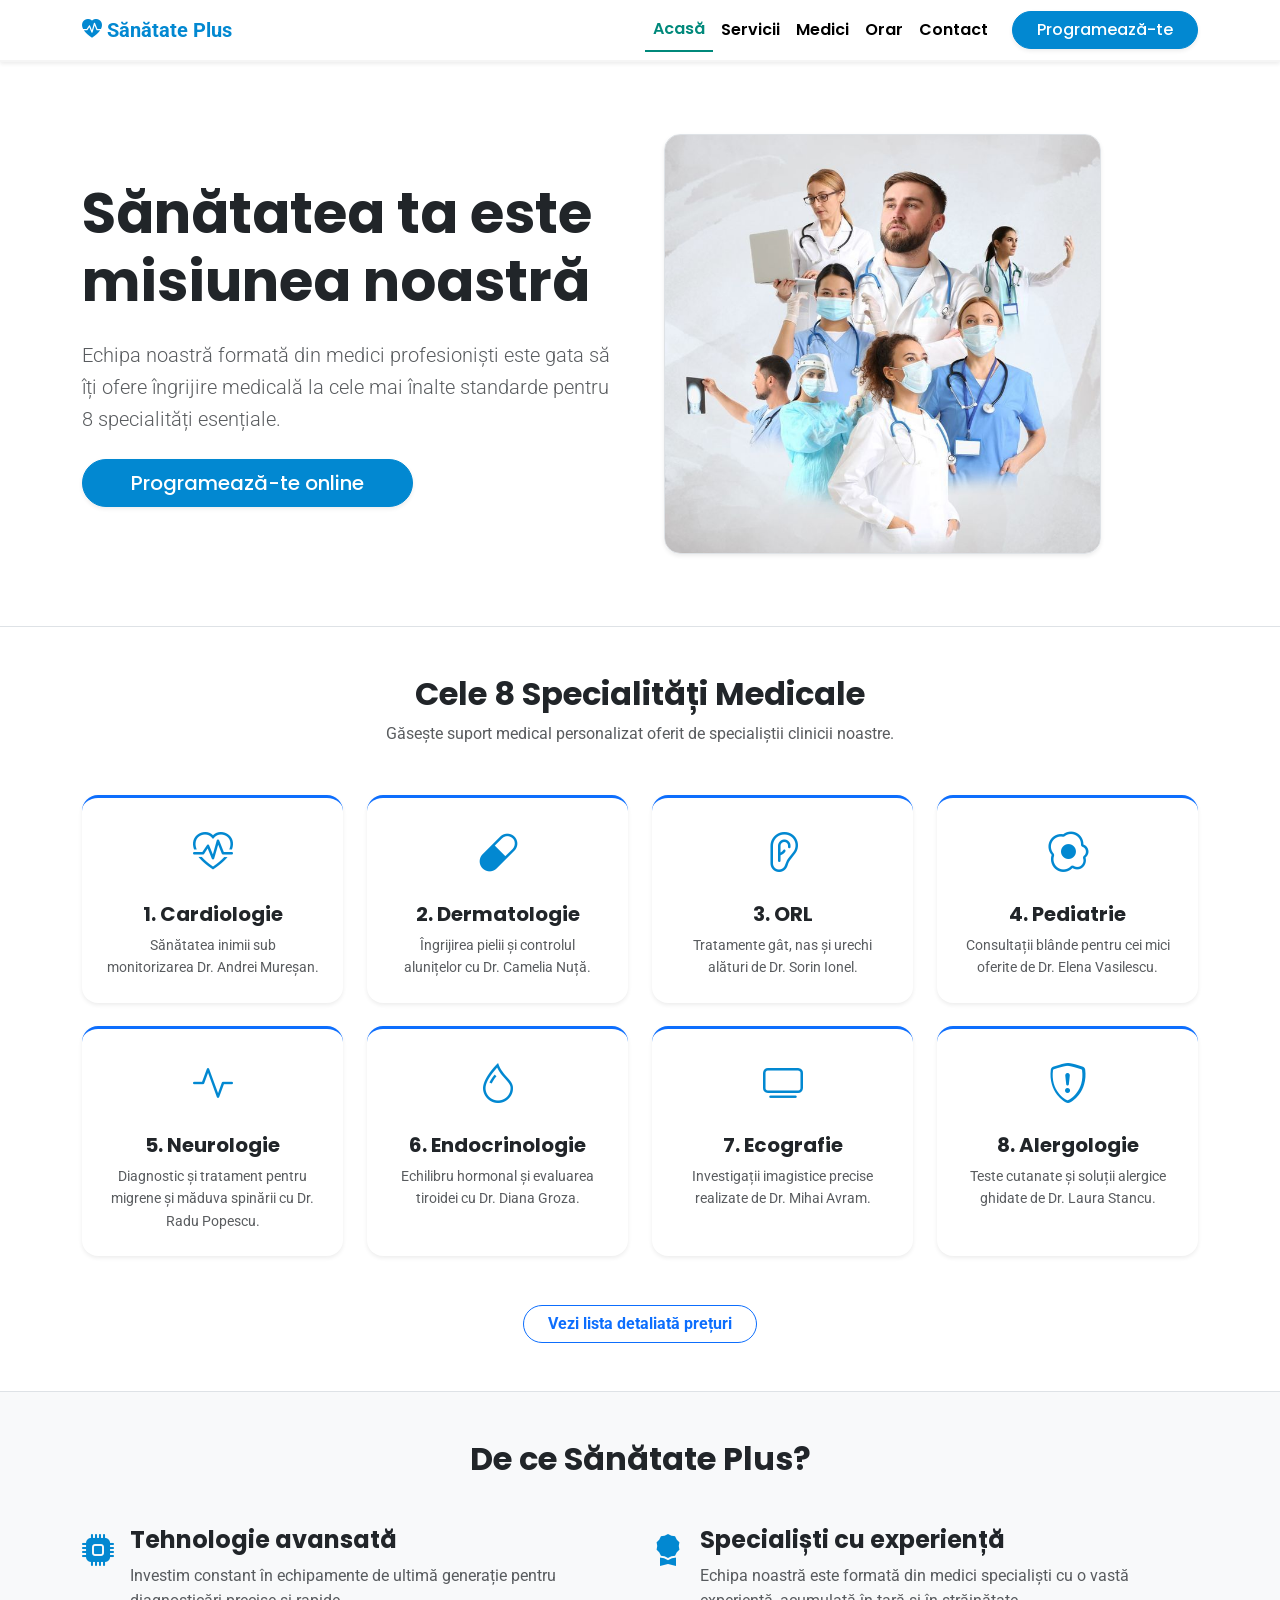
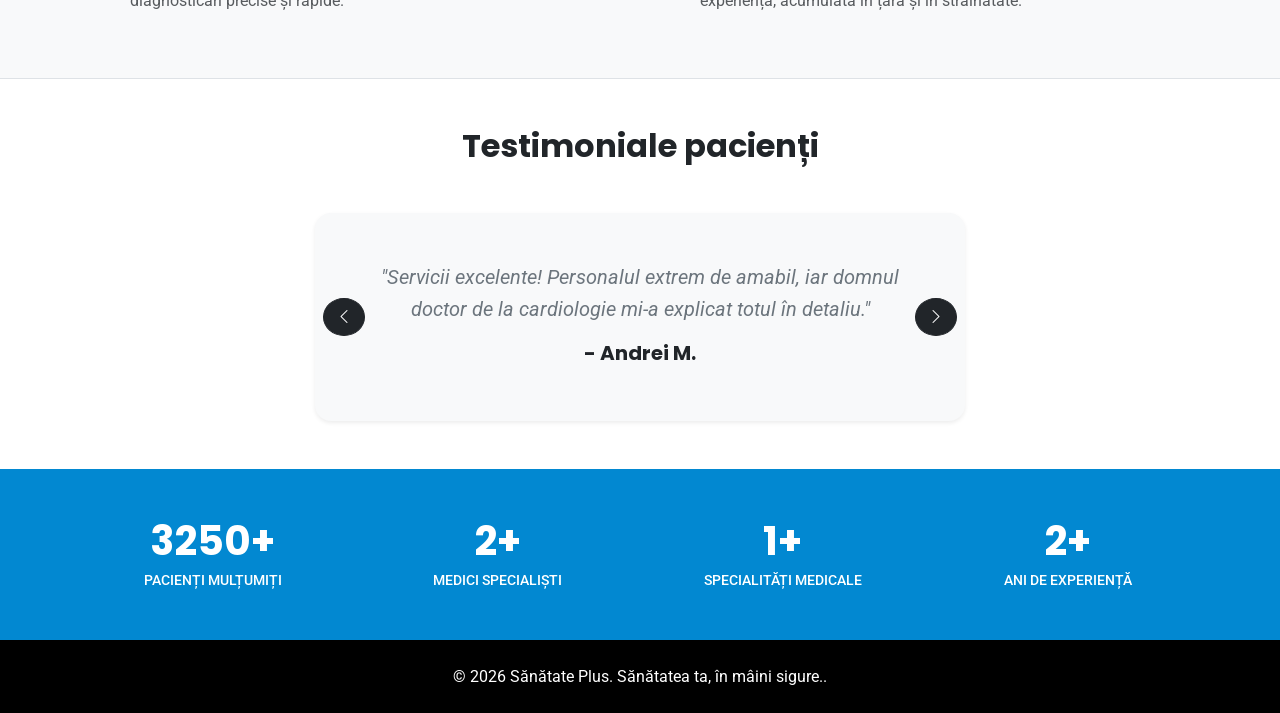
<file: index.html>
<!DOCTYPE html>
<html lang="ro">
<head>
    <meta charset="UTF-8">
    <meta name="viewport" content="width=device-width, initial-scale=1.0">
    <title>Sănătate Plus - Acasă</title>
    <link href="https://cdn.jsdelivr.net/npm/bootstrap@5.3.0/dist/css/bootstrap.min.css" rel="stylesheet">
    <link rel="stylesheet" href="https://cdn.jsdelivr.net/npm/bootstrap-icons@1.11.0/font/bootstrap-icons.css">
    <link rel="stylesheet" href="css/style.css">
</head>
<body class="d-flex flex-column min-vh-100 bg-light">

    <nav class="navbar navbar-expand-lg navbar-light bg-white sticky-top shadow-sm">
        <div class="container">
            <a class="navbar-brand fw-bold text-primary" href="index.html">
                <i class="bi bi-heart-pulse-fill"></i> Sănătate Plus
            </a>
            <button class="navbar-toggler" type="button" data-bs-toggle="collapse" data-bs-target="#navbarNav">
                <span class="navbar-toggler-icon"></span>
            </button>
            <div class="collapse navbar-collapse" id="navbarNav">
                <ul class="navbar-nav ms-auto align-items-lg-center">
                    <li class="nav-item"><a class="nav-link active" href="index.html">Acasă</a></li>
                    <li class="nav-item"><a class="nav-link" href="services.html">Servicii</a></li>
                    <li class="nav-item"><a class="nav-link" href="doctors.html">Medici</a></li>
                    <li class="nav-item"><a class="nav-link" href="schedule.html">Orar</a></li>
                    <li class="nav-item"><a class="nav-link" href="contact.html">Contact</a></li>
                    <li class="nav-item mt-2 mt-lg-0">
                        <a class="btn btn-primary text-white ms-lg-3 px-4 rounded-pill shadow-sm" href="booking.html">Programează-te</a>
                    </li>
                </ul>
            </div>
        </div>
    </nav>

    <header class="py-5 bg-white border-bottom">
        <div class="container py-4">
            <div class="row align-items-center g-5">
                <div class="col-lg-6 text-center text-lg-start">
                    <h1 class="display-4 fw-bold text-dark mb-4">Sănătatea ta este misiunea noastră</h1>
                    <p class="lead text-muted mb-4">
                        Echipa noastră formată din medici profesioniști este gata să îți ofere îngrijire medicală la cele mai înalte standarde pentru 8 specialități esențiale.
                    </p>
                    <a href="booking.html" class="btn btn-primary text-white btn-lg px-5 rounded-pill shadow-sm">Programează-te online</a>
                </div>
                <div class="col-lg-5">
                    <img src="img/medicii.jpg" alt="Sănătatea ta este misiunea noastră" class="img-fluid rounded-4 shadow-sm border w-100 object-fit-cover" style="max-height: 420px;">
                </div>
            </div>
        </div>
    </header>

    <section class="py-5 bg-white">
        <div class="container">
            <div class="text-center mb-5">
                <h2 class="fw-bold text-dark">Cele 8 Specialități Medicale</h2>
                <p class="text-muted mx-auto" style="max-width: 600px;">Găsește suport medical personalizat oferit de specialiștii clinicii noastre.</p>
            </div>
            <div class="row g-4">
                <div class="col-md-6 col-lg-3">
                    <div class="card h-100 border-0 shadow-sm p-4 text-center rounded-4 border-top border-primary border-3">
                        <div class="text-primary fs-1 mb-3"><i class="bi bi-heart-pulse"></i></div>
                        <h4 class="card-title h5 fw-bold">1. Cardiologie</h4>
                        <p class="text-muted small mb-0">Sănătatea inimii sub monitorizarea Dr. Andrei Mureșan.</p>
                    </div>
                </div>
                <div class="col-md-6 col-lg-3">
                    <div class="card h-100 border-0 shadow-sm p-4 text-center rounded-4 border-top border-primary border-3">
                        <div class="text-primary fs-1 mb-3"><i class="bi bi-capsule"></i></div>
                        <h4 class="card-title h5 fw-bold">2. Dermatologie</h4>
                        <p class="text-muted small mb-0">Îngrijirea pielii și controlul alunițelor cu Dr. Camelia Nuță.</p>
                    </div>
                </div>
                <div class="col-md-6 col-lg-3">
                    <div class="card h-100 border-0 shadow-sm p-4 text-center rounded-4 border-top border-primary border-3">
                        <div class="text-primary fs-1 mb-3"><i class="bi bi-ear"></i></div>
                        <h4 class="card-title h5 fw-bold">3. ORL</h4>
                        <p class="text-muted small mb-0">Tratamente gât, nas și urechi alături de Dr. Sorin Ionel.</p>
                    </div>
                </div>
                <div class="col-md-6 col-lg-3">
                    <div class="card h-100 border-0 shadow-sm p-4 text-center rounded-4 border-top border-primary border-3">
                        <div class="text-primary fs-1 mb-3"><i class="bi bi-egg-fried"></i></div>
                        <h4 class="card-title h5 fw-bold">4. Pediatrie</h4>
                        <p class="text-muted small mb-0">Consultații blânde pentru cei mici oferite de Dr. Elena Vasilescu.</p>
                    </div>
                </div>
                <div class="col-md-6 col-lg-3">
                    <div class="card h-100 border-0 shadow-sm p-4 text-center rounded-4 border-top border-primary border-3">
                        <div class="text-primary fs-1 mb-3"><i class="bi bi-activity"></i></div>
                        <h4 class="card-title h5 fw-bold">5. Neurologie</h4>
                        <p class="text-muted small mb-0">Diagnostic și tratament pentru migrene și măduva spinării cu Dr. Radu Popescu.</p>
                    </div>
                </div>
                <div class="col-md-6 col-lg-3">
                    <div class="card h-100 border-0 shadow-sm p-4 text-center rounded-4 border-top border-primary border-3">
                        <div class="text-primary fs-1 mb-3"><i class="bi bi-droplet"></i></div>
                        <h4 class="card-title h5 fw-bold">6. Endocrinologie</h4>
                        <p class="text-muted small mb-0">Echilibru hormonal și evaluarea tiroidei cu Dr. Diana Groza.</p>
                    </div>
                </div>
                <div class="col-md-6 col-lg-3">
                    <div class="card h-100 border-0 shadow-sm p-4 text-center rounded-4 border-top border-primary border-3">
                        <div class="text-primary fs-1 mb-3"><i class="bi bi-tv"></i></div>
                        <h4 class="card-title h5 fw-bold">7. Ecografie</h4>
                        <p class="text-muted small mb-0">Investigații imagistice precise realizate de Dr. Mihai Avram.</p>
                    </div>
                </div>
                <div class="col-md-6 col-lg-3">
                    <div class="card h-100 border-0 shadow-sm p-4 text-center rounded-4 border-top border-primary border-3">
                        <div class="text-primary fs-1 mb-3"><i class="bi bi-shield-exclamation"></i></div>
                        <h4 class="card-title h5 fw-bold">8. Alergologie</h4>
                        <p class="text-muted small mb-0">Teste cutanate și soluții alergice ghidate de Dr. Laura Stancu.</p>
                    </div>
                </div>
            </div>
            <div class="text-center mt-5">
                <a href="services.html" class="btn btn-outline-primary rounded-pill px-4 fw-bold">Vezi lista detaliată prețuri</a>
            </div>
        </div>
    </section>

    <section class="bg-light py-5 border-top border-bottom">
        <div class="container">
            <h2 class="text-center fw-bold mb-5 text-dark">De ce Sănătate Plus?</h2>
            <div class="row g-4">
                <div class="col-md-6 d-flex align-items-start">
                    <div class="text-primary fs-2 me-3"><i class="bi bi-cpu-fill"></i></div>
                    <div>
                        <h4 class="fw-bold text-dark">Tehnologie avansată </h4>
                        <p class="text-muted">Investim constant în echipamente de ultimă generație pentru diagnosticări precise și rapide.</p>
                    </div>
                </div>
                <div class="col-md-6 d-flex align-items-start">
                    <div class="text-primary fs-2 me-3"><i class="bi bi-award-fill"></i></div>
                    <div>
                        <h4 class="fw-bold text-dark">Specialiști cu experiență </h4>
                        <p class="text-muted">Echipa noastră este formată din medici specialiști cu o vastă experiență, acumulată în țară și în străinătate.</p>
                    </div>
                </div>
            </div>
        </div>
    </section>

    <section class="py-5 bg-white">
        <div class="container text-center">
            <h2 class="fw-bold mb-5 text-dark">Testimoniale pacienți</h2>
            <div class="position-relative mx-auto" style="max-width: 650px;">
                <div class="testimonials-slider bg-light p-4 p-md-5 rounded-4 shadow-sm">
                    <div class="testimonial-slide active">
                        <p class="fs-5 fst-italic text-secondary">"Servicii excelente! Personalul extrem de amabil, iar domnul doctor de la cardiologie mi-a explicat totul în detaliu."</p>
                        <h5 class="fw-bold mt-3 text-dark">- Andrei M.</h5>
                    </div>
                    <div class="testimonial-slide d-none">
                        <p class="fs-5 fst-italic text-secondary">"Clinica este foarte curată și modernă. Programarea s-a respectat la minut, fără timp pierdut la coadă."</p>
                        <h5 class="fw-bold mt-3 text-dark">- Elena R.</h5>
                    </div>
                </div>
                <button id="prevTestimonial" class="btn btn-dark rounded-circle position-absolute top-50 start-0 translate-middle-y ms-2" style="z-index: 10;">
                    <i class="bi bi-chevron-left"></i>
                </button>
                <button id="nextTestimonial" class="btn btn-dark rounded-circle position-absolute top-50 end-0 translate-middle-y me-2" style="z-index: 10;">
                    <i class="bi bi-chevron-right"></i>
                </button>
            </div>
        </div>
    </section>

    <section class="bg-primary text-white py-5">
        <div class="container text-center">
            <div class="row g-4 text-uppercase tracking-wide">
                <div class="col-6 col-md-3">
                    <h3 class="fw-bold display-6 mb-1 text-white counter-number" data-target="15000">0+</h3>
                    <p class="mb-0 small text-white fw-medium">Pacienți mulțumiți</p>
                </div>
                <div class="col-6 col-md-3">
                    <h3 class="fw-bold display-6 mb-1 text-white counter-number" data-target="10">0+</h3>
                    <p class="mb-0 small text-white fw-medium">Medici Specialiști</p>
                </div>
                <div class="col-6 col-md-3">
                    <h3 class="fw-bold display-6 mb-1 text-white counter-number" data-target="8">0+</h3>
                    <p class="mb-0 small text-white fw-medium">Specialități Medicale</p>
                </div>
                <div class="col-6 col-md-3">
                    <h3 class="fw-bold display-6 mb-1 text-white counter-number" data-target="10">0+</h3>
                    <p class="mb-0 small text-white fw-medium">Ani de experiență</p>
                </div>
            </div>
        </div>
    </section>

    <footer class="bg-black text-white py-4 mt-auto">
        <div class="container text-center">
            <p class="mb-0">&copy; 2026 Sănătate Plus. Sănătatea ta, în mâini sigure..</p>
        </div>
    </footer >
    <button id="backToTop" class="btn btn-primary position-fixed bottom-0 end-0 m-4 rounded-circle d-none shadow-lg d-flex align-items-center justify-content-center" style="width: 50px; height: 50px; z-index: 1000; opacity: 0; transition: all 0.3s ease;">
        <span class="fs-4 text-white fw-bold" style="line-height: 0; margin-top: -3px;">▲</span>
    </button>
 


    <script src="https://cdn.jsdelivr.net/npm/bootstrap@5.3.0/dist/js/bootstrap.bundle.min.js"></script>
    <script src="js/main.js"></script>
</body>
</html>
</file>
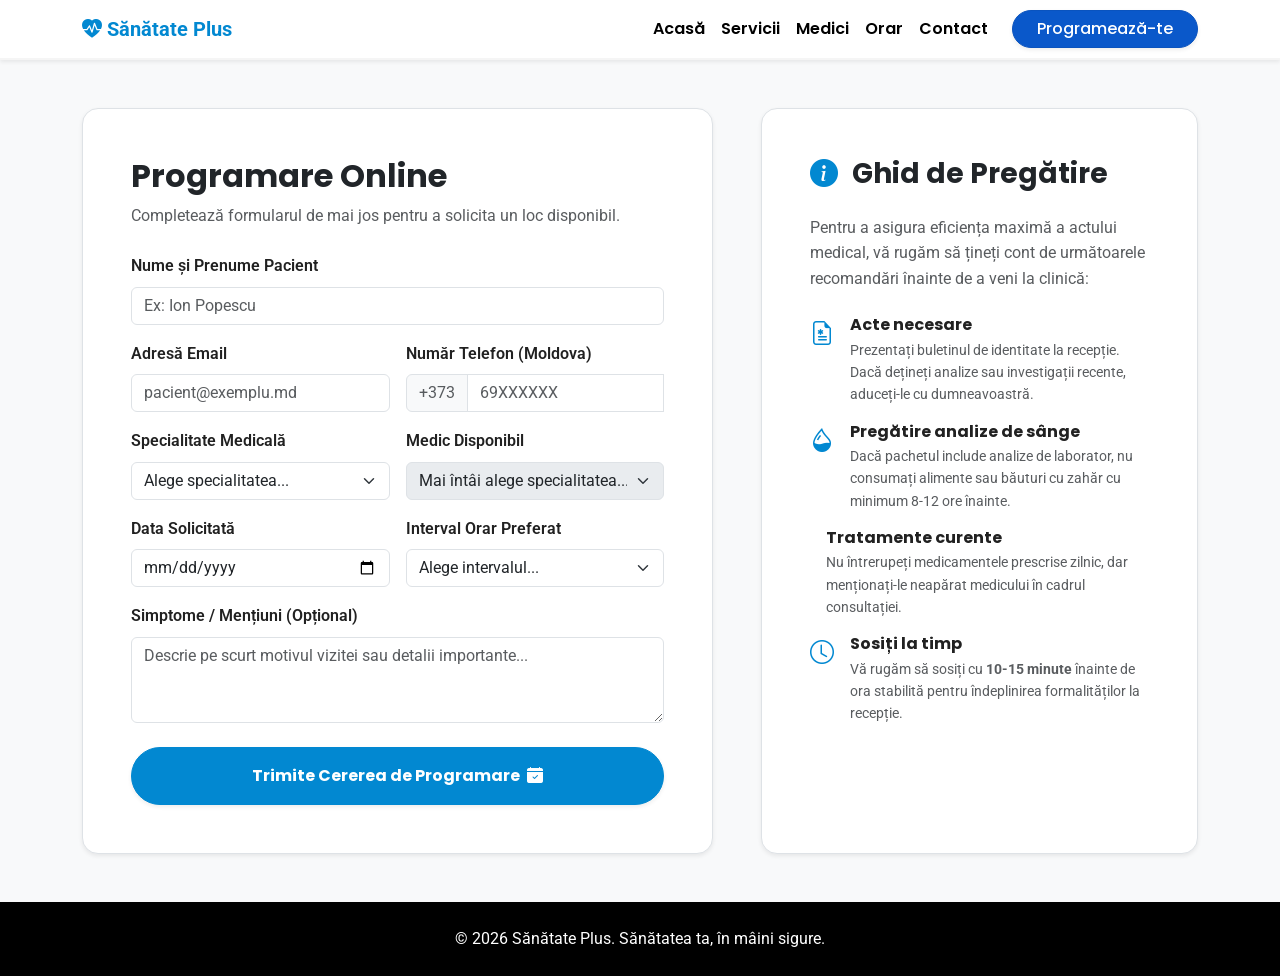
<file: booking.html>
<!DOCTYPE html>
<html lang="ro">
<head>
    <meta charset="UTF-8">
    <meta name="viewport" content="width=device-width, initial-scale=1.0">
    <title>Sănătate Plus - Programare Online</title>
    <link href="https://cdn.jsdelivr.net/npm/bootstrap@5.3.0/dist/css/bootstrap.min.css" rel="stylesheet">
    <link rel="stylesheet" href="https://cdn.jsdelivr.net/npm/bootstrap-icons@1.11.0/font/bootstrap-icons.css">
    <link rel="stylesheet" href="css/style.css">
</head>
<body class="bg-light d-flex flex-column min-vh-100">

    <nav class="navbar navbar-expand-lg navbar-light bg-white sticky-top shadow-sm">
        <div class="container">
            <a class="navbar-brand fw-bold text-primary" href="index.html">
                <i class="bi bi-heart-pulse-fill"></i> Sănătate Plus
            </a>
            <button class="navbar-toggler" type="button" data-bs-toggle="collapse" data-bs-target="#navbArNav">
                <span class="navbar-toggler-icon"></span>
            </button>
            <div class="collapse navbar-collapse" id="navbarNav">
                <ul class="navbar-nav ms-auto align-items-lg-center">
                    <li class="nav-item"><a class="nav-link" href="index.html">Acasă</a></li>
                    <li class="nav-item"><a class="nav-link" href="services.html">Servicii</a></li>
                    <li class="nav-item"><a class="nav-link" href="doctors.html">Medici</a></li>
                    <li class="nav-item"><a class="nav-link" href="schedule.html">Orar</a></li>
                    <li class="nav-item"><a class="nav-link" href="contact.html">Contact</a></li>
                    <li class="nav-item mt-2 mt-lg-0">
                        <a class="btn btn-primary text-white ms-lg-3 px-4 rounded-pill shadow-sm active" href="booking.html">Programează-te</a>
                    </li>
                </ul>
            </div>
        </div>
    </nav>

    <main class="container py-5">
        <div class="row g-5">
            
            <div class="col-lg-7">
                <div class="bg-white p-4 p-md-5 rounded-4 shadow-sm border">
                    <h2 class="fw-bold text-dark mb-2">Programare Online</h2>
                    <p class="text-muted mb-4">Completează formularul de mai jos pentru a solicita un loc disponibil.</p>
                    
                    <form id="bookingForm" class="needs-validation" novalidate>
                        <div class="row g-3">
                            
                            <div class="col-12">
                                <label for="patientName" class="form-label fw-semibold">Nume și Prenume Pacient</label>
                                <input type="text" class="form-control" id="patientName" placeholder="Ex: Ion Popescu" required>
                                <div class="invalid-feedback">Numele este obligatoriu pentru înregistrare.</div>
                            </div>

                            <div class="col-md-6">
                                <label for="email" class="form-label fw-semibold">Adresă Email</label>
                                <input type="email" class="form-control" id="email" placeholder="pacient@exemplu.md" required>
                                <div class="invalid-feedback">Introdu o adresă de email validă.</div>
                            </div>

                            <div class="col-md-6">
                                <label for="telefon" class="form-label fw-semibold">Număr Telefon (Moldova)</label>
                                <div class="input-group">
                                    <span class="input-group-text bg-light text-muted">+373</span>
                                    <input type="tel" class="form-control" id="telefon" placeholder="69XXXXXX" pattern="[0-9]{8}" required>
                                    <div class="invalid-feedback">Introdu un număr valid format din 8 cifre.</div>
                                </div>
                            </div>

                            <div class="col-md-6">
                                <label for="bookingSpecialty" class="form-label fw-semibold">Specialitate Medicală</label>
                                <select class="form-select" id="bookingSpecialty" required>
                                    <option value="" selected disabled>Alege specialitatea...</option>
                                    <option value="cardiologie">Cardiologie</option>
                                    <option value="dermatologie">Dermatologie</option>
                                    <option value="neurologie">Neurologie</option>
                                    <option value="orl">ORL</option>
                                    <option value="endocrinologie">Endocrinologie</option>
                                    <option value="pediatrie">Pediatrie</option>
                                    <option value="imagistica">Ecografie / Imagistică</option>
                                    <option value="alergologie">Alergologie</option>
                                </select>
                                <div class="invalid-feedback">Selectează o specialitate.</div>
                            </div>

                            <div class="col-md-6">
                                <label for="bookingDoctor" class="form-label fw-semibold">Medic Disponibil</label>
                                <select class="form-select" id="bookingDoctor" required disabled>
                                    <option value="" selected disabled>Mai întâi alege specialitatea...</option>
                                </select>
                                <div class="invalid-feedback">Selectează un medic din listă.</div>
                            </div>

                            <div class="col-md-6">
                                <label for="bookingDate" class="form-label fw-semibold">Data Solicitată</label>
                                <input type="date" class="form-control" id="bookingDate" required>
                                <div class="invalid-feedback">Te rugăm să alegi o dată validă.</div>
                            </div>

                            <div class="col-md-6">
                                <label for="bookingTime" class="form-label fw-semibold">Interval Orar Preferat</label>
                                <select class="form-select" id="bookingTime" required>
                                    <option value="" selected disabled>Alege intervalul...</option>
                                    <option value="08:00 - 10:00">08:00 - 10:00</option>
                                    <option value="10:00 - 12:00">10:00 - 12:00</option>
                                    <option value="12:00 - 14:00">12:00 - 14:00</option>
                                    <option value="14:00 - 16:00">14:00 - 16:00</option>
                                    <option value="16:00 - 18:00">16:00 - 18:00</option>
                                </select>
                                <div class="invalid-feedback">Alege o opțiune de timp.</div>
                            </div>

                            <div class="col-12">
                                <label for="simptome" class="form-label fw-semibold">Simptome / Mențiuni (Opțional)</label>
                                <textarea class="form-control" id="simptome" rows="3" placeholder="Descrie pe scurt motivul vizitei sau detalii importante..."></textarea>
                            </div>

                            <div class="col-12 mt-4">
                                <button type="submit" class="btn btn-primary w-100 py-3 fw-bold rounded-pill shadow-sm">
                                    Trimite Cererea de Programare <i class="bi bi-calendar-check-fill ms-1"></i>
                                </button>
                            </div>

                        </div>
                    </form>
                </div>
            </div>

            <div class="col-lg-5">
                <div class="bg-white p-4 p-md-5 rounded-4 shadow-sm border h-100">
                    <h3 class="fw-bold text-dark mb-4"><i class="bi bi-info-circle-fill text-primary me-2"></i> Ghid de Pregătire</h3>
                    <p class="text-muted">Pentru a asigura eficiența maximă a actului medical, vă rugăm să țineți cont de următoarele recomandări înainte de a veni la clinică:</p>
                    
                    <div class="mt-4">
                        <div class="d-flex align-items-start mb-3">
                            <div class="text-primary fs-4 me-3"><i class="bi bi-file-earmark-medical"></i></div>
                            <div>
                                <h6 class="fw-bold mb-1">Acte necesare</h6>
                                <p class="text-muted small mb-0">Prezentați buletinul de identitate la recepție. Dacă dețineți analize sau investigații recente, aduceți-le cu dumneavoastră.</p>
                            </div>
                        </div>

                        <div class="d-flex align-items-start mb-3">
                            <div class="text-primary fs-4 me-3"><i class="bi bi-droplet-half"></i></div>
                            <div>
                                <h6 class="fw-bold mb-1">Pregătire analize de sânge</h6>
                                <p class="text-muted small mb-0">Dacă pachetul include analize de laborator, nu consumați alimente sau băuturi cu zahăr cu minimum 8-12 ore înainte.</p>
                            </div>
                        </div>

                        <div class="d-flex align-items-start mb-3">
                            <div class="text-primary fs-4 me-3"><i class="bi bi-capsule-capsule"></i></div>
                            <div>
                                <h6 class="fw-bold mb-1">Tratamente curente</h6>
                                <p class="text-muted small mb-0">Nu întrerupeți medicamentele prescrise zilnic, dar menționați-le neapărat medicului în cadrul consultației.</p>
                            </div>
                        </div>

                        <div class="d-flex align-items-start">
                            <div class="text-primary fs-4 me-3"><i class="bi bi-clock"></i></div>
                            <div>
                                <h6 class="fw-bold mb-1">Sosiți la timp</h6>
                                <p class="text-muted small mb-0">Vă rugăm să sosiți cu <strong>10-15 minute</strong> înainte de ora stabilită pentru îndeplinirea formalităților la recepție.</p>
                            </div>
                        </div>
                    </div>
                </div>
            </div>

        </div>
    </main>

    <div class="modal fade" id="confirmationModal" tabindex="-1" aria-labelledby="confirmationModalLabel" aria-hidden="true">
        <div class="modal-dialog modal-dialog-centered">
            <div class="modal-content border-0 shadow rounded-4 overflow-hidden">
                <div class="modal-header bg-success text-white py-3">
                    <h5 class="modal-title fw-bold" id="confirmationModalLabel"><i class="bi bi-patch-check-fill me-2"></i> Cerere recepționată!</h5>
                    <button type="button" class="btn-close btn-close-white" data-bs-dismiss="modal" aria-label="Close"></button>
                </div>
                <div class="modal-body text-center p-4">
                    <div class="text-success fs-1 mb-3"><i class="bi bi-calendar2-check"></i></div>
                    <h4 class="fw-bold mb-2">Vă mulțumim, <span id="summaryNume"></span>!</h4>
                    <p class="text-muted mb-4">Solicitarea dumneavoastră a fost trimisă cu succes în sistemul registraturii.</p>
                    
                    <div class="bg-light p-3 rounded-3 text-start mb-4 small">
                        <div class="mb-1"><strong>Specialitate:</strong> <span id="summarySpec"></span></div>
                        <div class="mb-1"><strong>Medic selectat:</strong> <span id="summaryMedic"></span></div>
                        <div><strong>Dată solicitată:</strong> <span id="summaryData"></span></div>
                    </div>

                    <p class="small text-secondary mb-0">Un operator al call-center-ului nostru vă va contacta telefonic pentru confirmarea finală a intervalului orar fix.</p>
                </div>
                <div class="modal-footer bg-light border-0 justify-content-center">
                    <button type="button" class="btn btn-success px-4 rounded-pill" data-bs-dismiss="modal">Am înțeles</button>
                </div>
            </div>
        </div>
    </div>

    <footer class="bg-black text-white py-4 mt-auto">
        <div class="container text-center">
            <p class="mb-0">&copy; 2026 Sănătate Plus. Sănătatea ta, în mâini sigure.</p>
        </div>
    </footer>

    <button id="backToTop" class="btn btn-primary position-fixed bottom-0 end-0 m-4 rounded-circle d-none shadow-lg d-flex align-items-center justify-content-center" style="width: 50px; height: 50px; z-index: 1000; opacity: 0; transition: all 0.3s ease;">
        <span class="fs-4 text-white fw-bold" style="line-height: 0; margin-top: -3px;">▲</span>
    </button>

    <script src="https://cdn.jsdelivr.net/npm/bootstrap@5.3.0/dist/js/bootstrap.bundle.min.js"></script>
    <script src="js/main.js"></script>
    <script src="js/validation.js"></script>
    <script src="js/booking.js"></script>
</body>
</html>
</file>
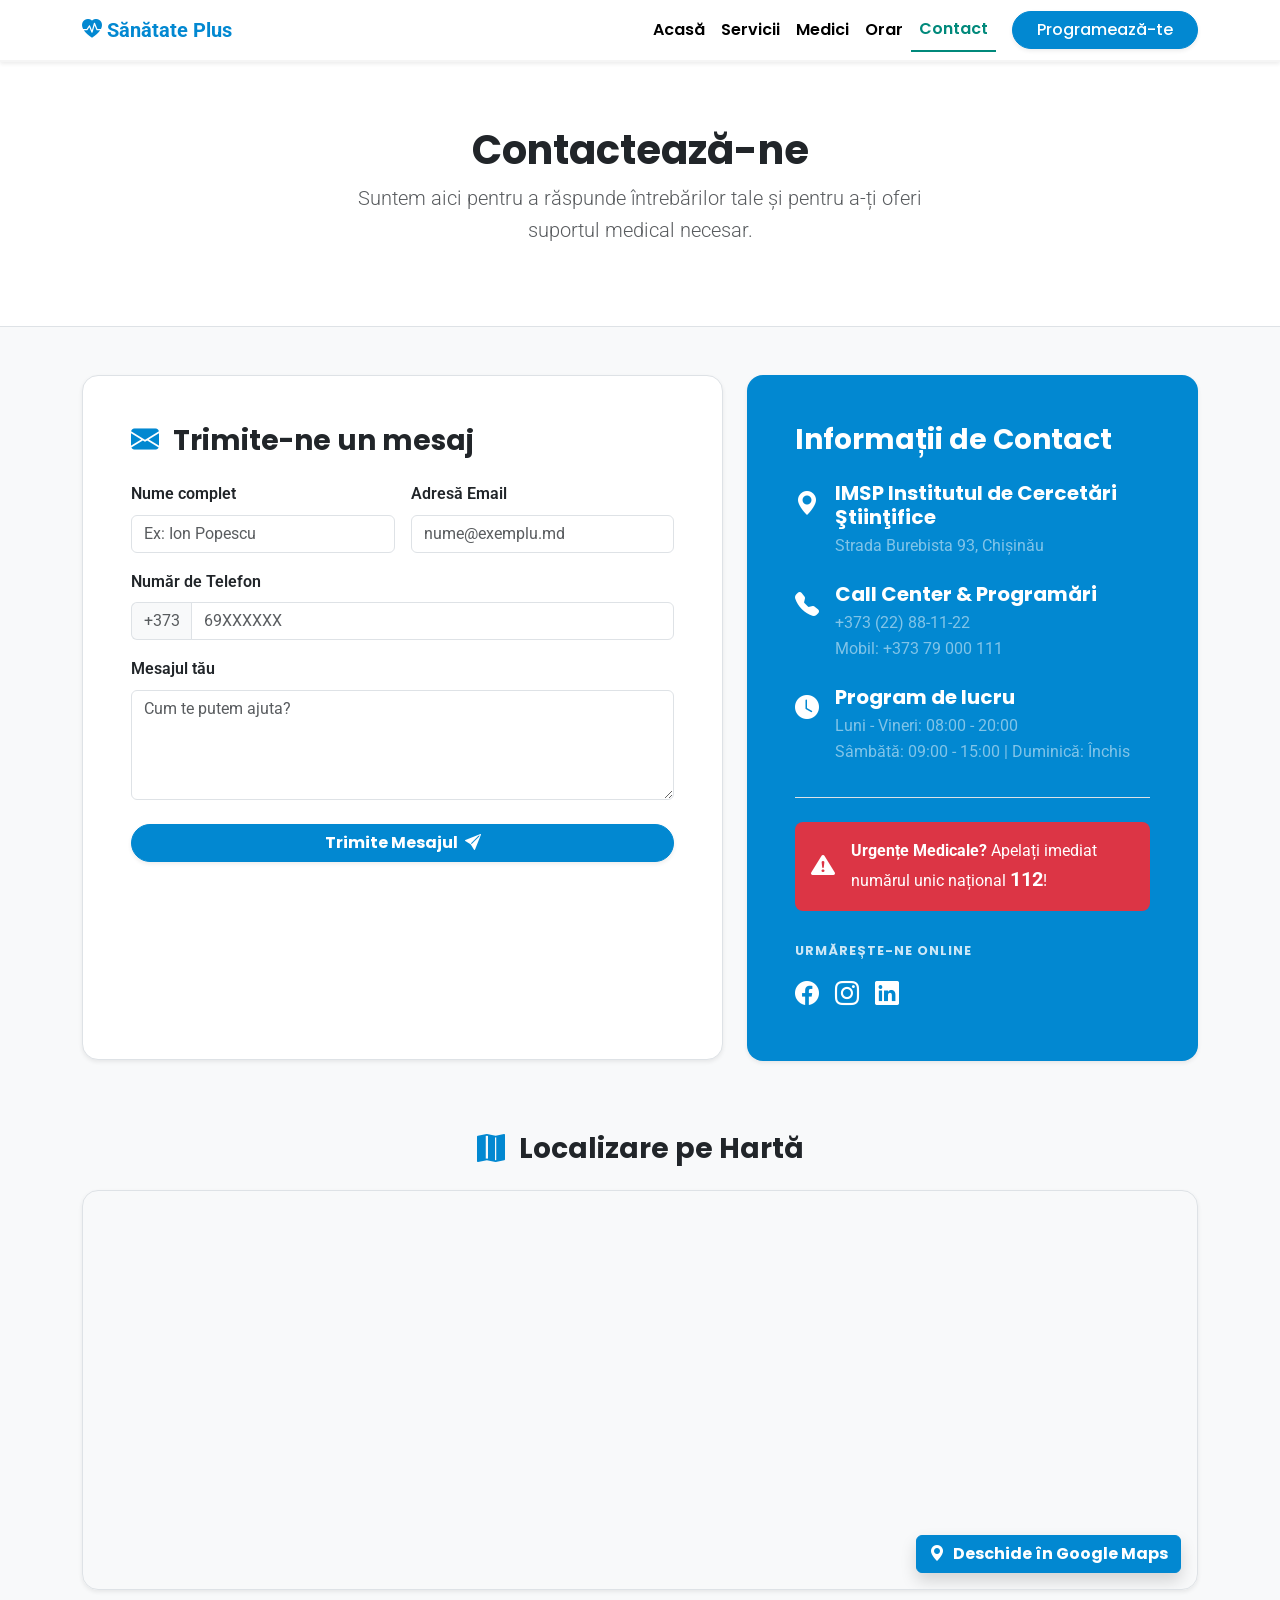
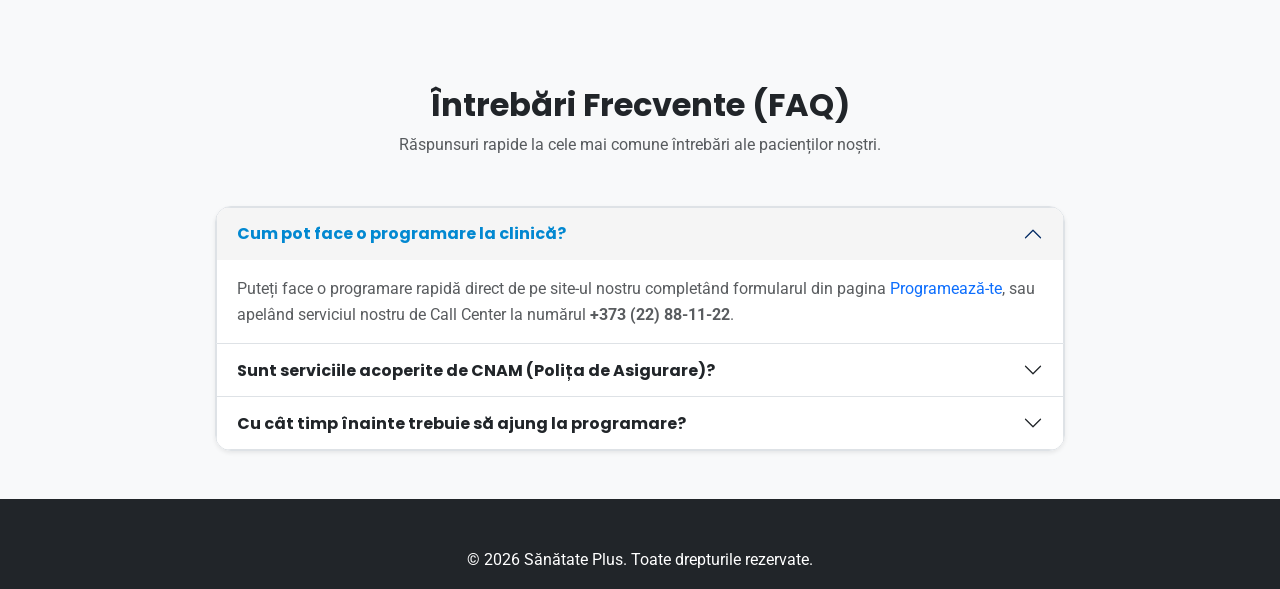
<file: contact.html>
<!DOCTYPE html>
<html lang="ro">
<head>
    <meta charset="UTF-8">
    <meta name="viewport" content="width=device-width, initial-scale=1.0">
    <title>Sănătate Plus - Contact & FAQ</title>
    <link href="https://cdn.jsdelivr.net/npm/bootstrap@5.3.0/dist/css/bootstrap.min.css" rel="stylesheet">
    <link rel="stylesheet" href="https://cdn.jsdelivr.net/npm/bootstrap-icons@1.11.0/font/bootstrap-icons.css">
    <link rel="stylesheet" href="css/style.css">
</head>
<body class="d-flex flex-column min-vh-100 bg-light">

    <nav class="navbar navbar-expand-lg navbar-light bg-white sticky-top shadow-sm">
        <div class="container">
            <a class="navbar-brand fw-bold text-primary" href="index.html">
                <i class="bi bi-heart-pulse-fill"></i> Sănătate Plus
            </a>
            <button class="navbar-toggler" type="button" data-bs-toggle="collapse" data-bs-target="#navbarNav">
                <span class="navbar-toggler-icon"></span>
            </button>
            <div class="collapse navbar-collapse" id="navbarNav">
                <ul class="navbar-nav ms-auto align-items-lg-center">
                    <li class="nav-item"><a class="nav-link" href="index.html">Acasă</a></li>
                    <li class="nav-item"><a class="nav-link" href="services.html">Servicii</a></li>
                    <li class="nav-item"><a class="nav-link" href="doctors.html">Medici</a></li>
                    <li class="nav-item"><a class="nav-link" href="schedule.html">Orar</a></li>
                    <li class="nav-item"><a class="nav-link active" href="contact.html">Contact</a></li>
                    <li class="nav-item mt-2 mt-lg-0">
                        <a class="btn btn-primary text-white ms-lg-3 px-4 rounded-pill shadow-sm" href="booking.html">Programează-te</a>
                    </li>
                </ul>
            </div>
        </div>
    </nav>

    <header class="bg-white py-5 border-bottom mb-5">
        <div class="container text-center py-3">
            <h1 class="fw-bold text-dark">Contactează-ne</h1>
            <p class="lead text-muted mx-auto" style="max-width: 600px;">
                Suntem aici pentru a răspunde întrebărilor tale și pentru a-ți oferi suportul medical necesar.
            </p>
        </div>
    </header>

    <main class="container mb-5">
        <div class="row g-4 align-items-stretch">
            
            <div class="col-lg-7">
                <div class="bg-white p-4 p-md-5 rounded-4 shadow-sm border h-100">
                    <h3 class="fw-bold text-dark mb-4">
                        <i class="bi bi-envelope-fill text-primary me-2"></i> Trimite-ne un mesaj
                    </h3>
                    
                    <form id="contactForm" class="needs-validation" novalidate>
                        <div class="row g-3">
                            <div class="col-md-6">
                                <label for="name" class="form-label fw-semibold text-dark">Nume complet</label>
                                <input type="text" class="form-control" id="name" placeholder="Ex: Ion Popescu" required>
                                <div class="invalid-feedback fw-medium">Acest câmp este obligatoriu.</div>
                            </div>
                            
                            <div class="col-md-6">
                                <label for="email" class="form-label fw-semibold text-dark">Adresă Email</label>
                                <input type="email" class="form-control" id="email" placeholder="nume@exemplu.md" required>
                                <div class="invalid-feedback fw-medium">Acest câmp este obligatoriu.</div>
                            </div>
                            
                            <div class="col-12">
                                <label for="phone" class="form-label fw-semibold text-dark">Număr de Telefon</label>
                                <div class="input-group has-validation">
                                    <span class="input-group-text bg-light text-muted border-end-0">+373</span>
                                    <input type="tel" class="form-control rounded-end" id="phone" placeholder="69XXXXXX" required>
                                    <div class="invalid-feedback fw-medium">Acest câmp este obligatoriu.</div>
                                </div>
                            </div>
                            
                            <div class="col-12">
                                <label for="mesaj" class="form-label fw-semibold text-dark">Mesajul tău</label>
                                <textarea class="form-control" id="mesaj" rows="4" placeholder="Cum te putem ajuta?" required></textarea>
                                <div class="invalid-feedback fw-medium">Acest câmp este obligatoriu.</div>
                            </div>
                            
                            <div class="col-12 mt-4">
                                <button type="submit" class="btn btn-primary w-100 py-2.5 fw-bold rounded-pill shadow-sm text-white">
                                    Trimite Mesajul <i class="bi bi-send-fill ms-1"></i>
                                </button>
                            </div>
                        </div>
                    </form>
                </div>
            </div>

            <div class="col-lg-5">
                <div class="card h-100 border-0 shadow-sm bg-primary text-white p-4 p-md-5 rounded-4 d-flex flex-column justify-content-between">
                    <div>
                        <h3 class="fw-bold mb-4 text-white">Informații de Contact</h3>
                        
                        <div class="d-flex align-items-start mb-4">
                            <div class="fs-4 me-3 mt-1"><i class="bi bi-geo-alt-fill"></i></div>
                            <div>
                                <h5 class="fw-bold mb-1 text-white">IMSP Institutul de Cercetări Ştiinţifice </h5>
                                <p class="mb-0 text-white-50">Strada Burebista 93, Chișinău</p>
                            </div>
                        </div>

                        <div class="d-flex align-items-start mb-4">
                            <div class="fs-4 me-3 mt-1"><i class="bi bi-telephone-fill"></i></div>
                            <div>
                                <h5 class="fw-bold mb-1 text-white">Call Center & Programări</h5>
                                <p class="mb-0 text-white-50">+373 (22) 88-11-22</p>
                                <p class="mb-0 text-white-50">Mobil: +373 79 000 111</p>
                            </div>
                        </div>

                        <div class="d-flex align-items-start mb-4">
                            <div class="fs-4 me-3 mt-1"><i class="bi bi-clock-fill"></i></div>
                            <div>
                                <h5 class="fw-bold mb-1 text-white">Program de lucru</h5>
                                <p class="mb-0 text-white-50">Luni - Vineri: 08:00 - 20:00</p>
                                <p class="mb-0 text-white-50">Sâmbătă: 09:00 - 15:00 | Duminică: Închis</p>
                            </div>
                        </div>
                    </div>

                    <div>
                        <div class="border-top border-white-25 pt-4 mt-2">
                            <div class="alert alert-danger bg-danger border-0 text-white d-flex align-items-center rounded-3 mb-4 py-3" role="alert">
                                <i class="bi bi-exclamation-triangle-fill fs-4 me-3"></i>
                                <div>
                                    <strong>Urgențe Medicale?</strong> Apelați imediat numărul unic național <strong class="fs-5">112</strong>!
                                </div>
                            </div>
                        </div>

                        <div class="pt-2">
                            <h6 class="fw-bold text-uppercase mb-3 small" style="letter-spacing: 1px; color: rgba(255,255,255,0.8); font-size: 0.8rem;">Urmărește-ne online</h6>
                            <div class="d-flex gap-3">
                                <a href="https://facebook.com" target="_blank" class="text-white fs-4 social-link"><i class="bi bi-facebook"></i></a>
                                <a href="https://instagram.com" target="_blank" class="text-white fs-4 social-link"><i class="bi bi-instagram"></i></a>
                                <a href="https://linkedin.com" target="_blank" class="text-white fs-4 social-link"><i class="bi bi-linkedin"></i></a>
                            </div>
                        </div>
                    </div>
                </div>
            </div>
            
        </div>

      <section class="mt-5 pt-4">
    <h3 class="fw-bold text-dark text-center mb-4">
        <i class="bi bi-map-fill text-primary me-2"></i> Localizare pe Hartă
    </h3>
    <div class="position-relative shadow-sm rounded-4 overflow-hidden border" style="height: 400px;">
        <iframe 
            width="100%" 
            height="100%" 
            frameborder="0" 
            scrolling="no" 
            marginheight="0" 
            marginwidth="0" 
            src="https://www.openstreetmap.org/export/embed.html?bbox=28.8780%2C46.9770%2C28.8980%2C46.9870&amp;layer=mapnik&amp;marker=46.9822%2C28.8882" 
            style="border: 0;">
        </iframe>

        <div class="position-absolute bottom-0 end-0 m-3">
            <a href="https://www.google.com/maps/search/?api=1&query=IMSP+Institutul+de+Cercetari+Stiintifice+in+Domeniul+Ocrotirii+Sanatatii+Mamei+si+Copilului+Burebista+93" 
               target="_blank" 
               rel="noopener noreferrer" 
               class="btn btn-primary shadow fw-bold d-flex align-items-center gap-2">
                <i class="bi bi-geo-alt-fill"></i> Deschide în Google Maps
            </a>
        </div>
    </div>
</section>

        <section class="mt-5 pt-5 mx-auto" style="max-width: 850px;">
            <h2 class="fw-bold text-dark text-center mb-2">Întrebări Frecvente (FAQ)</h2>
            <p class="text-muted text-center mb-5">Răspunsuri rapide la cele mai comune întrebări ale pacienților noștri.</p>

            <div class="accordion shadow-sm rounded-4 overflow-hidden border" id="faqAccordion">
                <div class="accordion-item">
                    <h2 class="accordion-header" id="faqOne">
                        <button class="accordion-button fw-bold" type="button" data-bs-toggle="collapse" data-bs-target="#collapseFaqOne" aria-expanded="true" aria-controls="collapseFaqOne">
                            Cum pot face o programare la clinică?
                        </button>
                    </h2>
                    <div id="collapseFaqOne" class="accordion-collapse collapse show" aria-labelledby="faqOne" data-bs-parent="#faqAccordion">
                        <div class="accordion-body text-muted">
                            Puteți face o programare rapidă direct de pe site-ul nostru completând formularul din pagina <a href="booking.html" class="text-decoration-none">Programează-te</a>, sau apelând serviciul nostru de Call Center la numărul <strong>+373 (22) 88-11-22</strong>.
                        </div>
                    </div>
                </div>

                <div class="accordion-item">
                    <h2 class="accordion-header" id="faqTwo">
                        <button class="accordion-button collapsed fw-bold" type="button" data-bs-toggle="collapse" data-bs-target="#collapseFaqTwo" aria-expanded="false" aria-controls="collapseFaqTwo">
                            Sunt serviciile acoperite de CNAM (Polița de Asigurare)?
                        </button>
                    </h2>
                    <div id="collapseFaqTwo" class="accordion-collapse collapse" aria-labelledby="faqTwo" data-bs-parent="#faqAccordion">
                        <div class="accordion-body text-muted">
                            Da, Sănătate Plus are contracte încheiate cu Compania Națională de Asigurări în Medicină (CNAM) pentru anumite tipuri de servicii și investigații, cu bilet de trimitere de la medicul de familie. Vă rugăm să specificați acest lucru la înregistrare.
                        </div>
                    </div>
                </div>

                <div class="accordion-item">
                    <h2 class="accordion-header" id="faqThree">
                        <button class="accordion-button collapsed fw-bold" type="button" data-bs-toggle="collapse" data-bs-target="#collapseFaqThree" aria-expanded="false" aria-controls="collapseFaqThree">
                            Cu cât timp înainte trebuie să ajung la programare?
                        </button>
                    </h2>
                    <div id="collapseFaqThree" class="accordion-collapse collapse" aria-labelledby="faqThree" data-bs-parent="#faqAccordion">
                        <div class="accordion-body text-muted">
                            Recomandăm pacienților să se prezinte la recepția clinicii cu aproximativ <strong>10-15 minute</strong> înainte de ora stabilită, pentru a putea completa fișa de înregistrare și formalitățile inițiale fără grabă.
                        </div>
                    </div>
                </div>
            </div>
        </section>
    </main>

    <div class="position-fixed bottom-0 end-0 p-3" style="z-index: 11">
        <div id="successToast" class="toast align-items-center text-white bg-success border-0 rounded-3 shadow" role="alert" aria-live="assertive" aria-atomic="true">
            <div class="d-flex">
                <div class="toast-body">
                    <i class="bi bi-check-circle-fill me-2"></i> Mesajul tău a fost trimis! Te vom contacta în cel mai scurt timp.
                </div>
                <button type="button" class="btn-close btn-close-white me-2 m-auto" data-bs-dismiss="toast" aria-label="Close"></button>
            </div>
        </div>
    </div>

    <footer class="bg-dark text-white pt-5 pb-3 mt-auto">
        <div class="container text-center">
            <p class="mb-0">&copy; 2026 Sănătate Plus. Toate drepturile rezervate.</p>
        </div>
    </footer>
      <button id="backToTop" class="btn btn-primary position-fixed bottom-0 end-0 m-4 rounded-circle d-none shadow-lg d-flex align-items-center justify-content-center" style="width: 50px; height: 50px; z-index: 1000; opacity: 0; transition: all 0.3s ease;">
        <span class="fs-4 text-white fw-bold" style="line-height: 0; margin-top: -3px;">▲</span>
    </button>

    <script src="https://cdn.jsdelivr.net/npm/bootstrap@5.3.0/dist/js/bootstrap.bundle.min.js"></script>
    <script src="js/main.js"></script>
    <script src="js/validation.js"></script> 
</body>
</html>
</file>
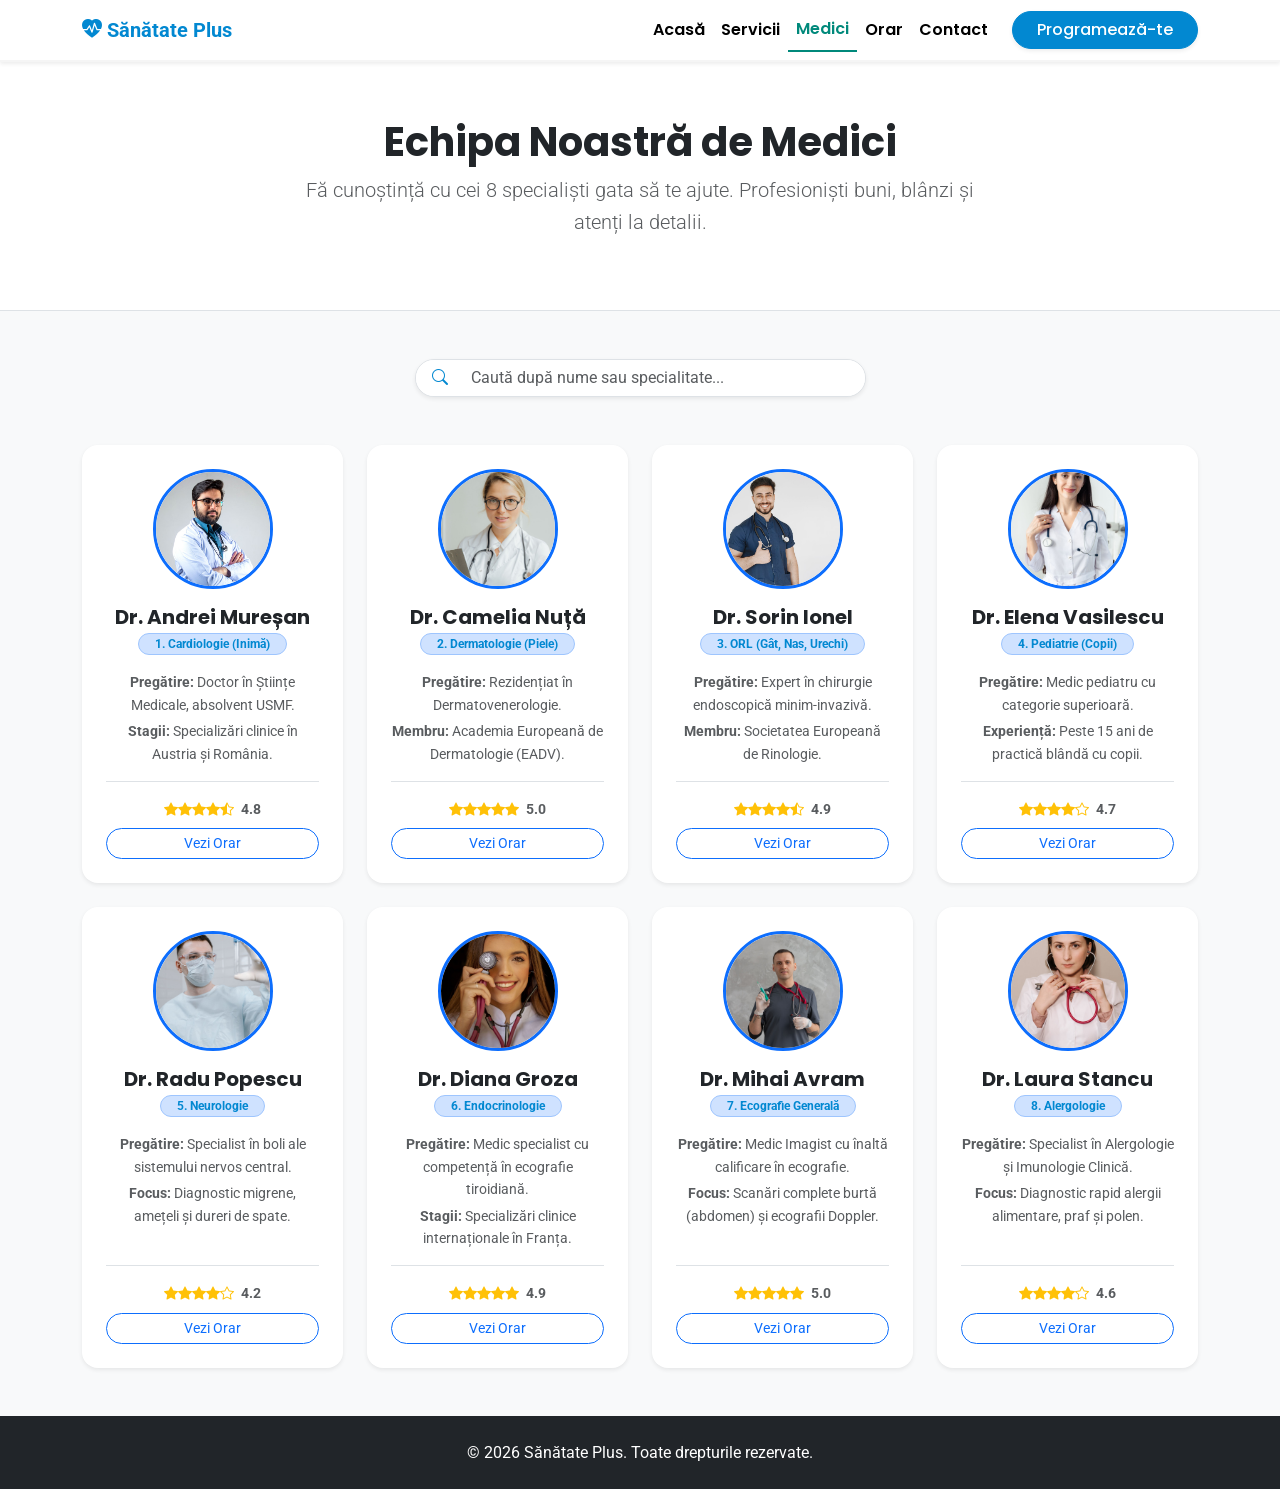
<file: doctors.html>
<!DOCTYPE html>
<html lang="ro"> <head>
    <meta charset="UTF-8">
    <meta name="viewport" content="width=device-width, initial-scale=1.0">
    <title>Sănătate Plus - Echipa Medicală</title>
    
    <link href="https://cdn.jsdelivr.net/npm/bootstrap@5.3.0/dist/css/bootstrap.min.css" rel="stylesheet">
    <link rel="stylesheet" href="https://cdn.jsdelivr.net/npm/bootstrap-icons@1.11.0/font/bootstrap-icons.css">
    <link rel="stylesheet" href="css/style.css">
</head>
<body class="d-flex flex-column min-vh-100 bg-light">

    <nav class="navbar navbar-expand-lg navbar-light bg-white sticky-top shadow-sm">
        <div class="container">
            <a class="navbar-brand fw-bold text-primary" href="index.html">
                <i class="bi bi-heart-pulse-fill"></i> Sănătate Plus
            </a>
            <button class="navbar-toggler" type="button" data-bs-toggle="collapse" data-bs-target="#navbarNav">
                <span class="navbar-toggler-icon"></span>
            </button>
            <div class="collapse navbar-collapse" id="navbarNav">
                <ul class="navbar-nav ms-auto align-items-lg-center">
                    <li class="nav-item"><a class="nav-link" href="index.html">Acasă</a></li>
                    <li class="nav-item"><a class="nav-link" href="services.html">Servicii</a></li>
                    <li class="nav-item"><a class="nav-link active" href="doctors.html">Medici</a></li>
                    <li class="nav-item"><a class="nav-link" href="schedule.html">Orar</a></li>
                    <li class="nav-item"><a class="nav-link" href="contact.html">Contact</a></li>
                    <li class="nav-item mt-2 mt-lg-0">
                        <a class="btn btn-primary text-white ms-lg-3 px-4 rounded-pill shadow-sm" href="booking.html">Programează-te</a>
                    </li>
                </ul>
            </div>
        </div>
    </nav>

    <header class="bg-white py-5 border-bottom mb-5">
        <div class="container text-center py-2">
            <h1 class="fw-bold text-dark">Echipa Noastră de Medici</h1>
            <p class="lead text-muted mx-auto" style="max-width: 700px;">
                Fă cunoștință cu cei 8 specialiști gata să te ajute. Profesioniști buni, blânzi și atenți la detalii.
            </p>
        </div>
    </header>

    <main class="container mb-5 flex-grow-1">
        
        <section class="row mb-5 justify-content-center">
            <div class="col-md-6 col-lg-5">
                <div class="input-group shadow-sm rounded-pill overflow-hidden border bg-white">
                    <span class="input-group-text bg-white border-0 ps-3">
                        <i class="bi bi-search text-primary"></i>
                    </span>
                    <input type="text" id="doctorSearch" class="form-control border-0 py-2.5" placeholder="Caută după nume sau specialitate...">
                </div>
            </div>
        </section>

        <div class="row g-4" id="doctorsGrid">
            
            <div class="col-md-6 col-lg-3 doctor-card">
                <div class="card h-100 border-0 shadow-sm overflow-hidden rounded-4 text-center p-4">
                    <img src="img/dc8.jpg" alt="Dr. Andrei Mureșan" class="mx-auto mb-3 rounded-circle object-fit-cover" style="width: 120px; height: 120px; border: 3px solid #0d6efd;">
                    <h5 class="fw-bold text-dark mb-1">Dr. Andrei Mureșan</h5>
                    <span class="badge bg-primary-subtle text-primary border border-primary-subtle rounded-pill px-3 py-1.5 mx-auto mb-3">1. Cardiologie (Inimă)</span>
                    
                    <div class="text-muted small mb-3">
                        <p class="mb-1"><strong>Pregătire:</strong> Doctor în Științe Medicale, absolvent USMF.</p>
                        <p class="mb-0"><strong>Stagii:</strong> Specializări clinice în Austria și România.</p>
                    </div>
                    
                    <div class="mt-auto border-top pt-3">
                        <div class="text-warning small mb-2">
                            <i class="bi bi-star-fill"></i><i class="bi bi-star-fill"></i><i class="bi bi-star-fill"></i><i class="bi bi-star-fill"></i><i class="bi bi-star-half"></i>
                            <span class="text-muted fw-bold ms-1">4.8</span>
                        </div>
                        <a href="schedule.html" class="btn btn-sm btn-outline-primary rounded-pill w-100">Vezi Orar</a>
                    </div>
                </div>
            </div>

            <div class="col-md-6 col-lg-3 doctor-card">
                <div class="card h-100 border-0 shadow-sm overflow-hidden rounded-4 text-center p-4">
                    <img src="img/dc1.jpg" alt="Dr. Camelia Nuță" class="mx-auto mb-3 rounded-circle object-fit-cover" style="width: 120px; height: 120px; border: 3px solid #0d6efd;">
                    <h5 class="fw-bold text-dark mb-1">Dr. Camelia Nuță</h5>
                    <span class="badge bg-primary-subtle text-primary border border-primary-subtle rounded-pill px-3 py-1.5 mx-auto mb-3">2. Dermatologie (Piele)</span>
                    
                    <div class="text-muted small mb-3">
                        <p class="mb-1"><strong>Pregătire:</strong> Rezidențiat în Dermatovenerologie.</p>
                        <p class="mb-0"><strong>Membru:</strong> Academia Europeană de Dermatologie (EADV).</p>
                    </div>
                    
                    <div class="mt-auto border-top pt-3">
                        <div class="text-warning small mb-2">
                            <i class="bi bi-star-fill"></i><i class="bi bi-star-fill"></i><i class="bi bi-star-fill"></i><i class="bi bi-star-fill"></i><i class="bi bi-star-fill"></i>
                            <span class="text-muted fw-bold ms-1">5.0</span>
                        </div>
                        <a href="schedule.html" class="btn btn-sm btn-outline-primary rounded-pill w-100">Vezi Orar</a>
                    </div>
                </div>
            </div>

            <div class="col-md-6 col-lg-3 doctor-card">
                <div class="card h-100 border-0 shadow-sm overflow-hidden rounded-4 text-center p-4">
                    <img src="img/dc7.jpg" alt="Dr. Sorin Ionel" class="mx-auto mb-3 rounded-circle object-fit-cover" style="width: 120px; height: 120px; border: 3px solid #0d6efd;">
                    <h5 class="fw-bold text-dark mb-1">Dr. Sorin Ionel</h5>
                    <span class="badge bg-primary-subtle text-primary border border-primary-subtle rounded-pill px-3 py-1.5 mx-auto mb-3">3. ORL (Gât, Nas, Urechi)</span>
                    
                    <div class="text-muted small mb-3">
                        <p class="mb-1"><strong>Pregătire:</strong> Expert în chirurgie endoscopică minim-invazivă.</p>
                        <p class="mb-0"><strong>Membru:</strong> Societatea Europeană de Rinologie.</p>
                    </div>
                    
                    <div class="mt-auto border-top pt-3">
                        <div class="text-warning small mb-2">
                            <i class="bi bi-star-fill"></i><i class="bi bi-star-fill"></i><i class="bi bi-star-fill"></i><i class="bi bi-star-fill"></i><i class="bi bi-star-half"></i>
                            <span class="text-muted fw-bold ms-1">4.9</span>
                        </div>
                        <a href="schedule.html" class="btn btn-sm btn-outline-primary rounded-pill w-100">Vezi Orar</a>
                    </div>
                </div>
            </div>

            <div class="col-md-6 col-lg-3 doctor-card">
                <div class="card h-100 border-0 shadow-sm overflow-hidden rounded-4 text-center p-4">
                    <img src="img/dc2.jpg" alt="Dr. Elena Vasilescu" class="mx-auto mb-3 rounded-circle object-fit-cover" style="width: 120px; height: 120px; border: 3px solid #0d6efd;">
                    <h5 class="fw-bold text-dark mb-1">Dr. Elena Vasilescu</h5>
                    <span class="badge bg-primary-subtle text-primary border border-primary-subtle rounded-pill px-3 py-1.5 mx-auto mb-3">4. Pediatrie (Copii)</span>
                    
                    <div class="text-muted small mb-3">
                        <p class="mb-1"><strong>Pregătire:</strong> Medic pediatru cu categorie superioară.</p>
                        <p class="mb-0"><strong>Experiență:</strong> Peste 15 ani de practică blândă cu copii.</p>
                    </div>
                    
                    <div class="mt-auto border-top pt-3">
                        <div class="text-warning small mb-2">
                            <i class="bi bi-star-fill"></i><i class="bi bi-star-fill"></i><i class="bi bi-star-fill"></i><i class="bi bi-star-fill"></i><i class="bi bi-star"></i>
                            <span class="text-muted fw-bold ms-1">4.7</span>
                        </div>
                        <a href="schedule.html" class="btn btn-sm btn-outline-primary rounded-pill w-100">Vezi Orar</a>
                    </div>
                </div>
            </div>

            <div class="col-md-6 col-lg-3 doctor-card">
                <div class="card h-100 border-0 shadow-sm overflow-hidden rounded-4 text-center p-4">
                    <img src="img/dc5.jpg" alt="Dr. Radu Popescu" class="mx-auto mb-3 rounded-circle object-fit-cover" style="width: 120px; height: 120px; border: 3px solid #0d6efd;">
                    <h5 class="fw-bold text-dark mb-1">Dr. Radu Popescu</h5>
                    <span class="badge bg-primary-subtle text-primary border border-primary-subtle rounded-pill px-3 py-1.5 mx-auto mb-3">5. Neurologie</span>
                    
                    <div class="text-muted small mb-3">
                        <p class="mb-1"><strong>Pregătire:</strong> Specialist în boli ale sistemului nervos central.</p>
                        <p class="mb-0"><strong>Focus:</strong> Diagnostic migrene, amețeli și dureri de spate.</p>
                    </div>
                    
                    <div class="mt-auto border-top pt-3">
                        <div class="text-warning small mb-2">
                            <i class="bi bi-star-fill"></i><i class="bi bi-star-fill"></i><i class="bi bi-star-fill"></i><i class="bi bi-star-fill"></i><i class="bi bi-star"></i>
                            <span class="text-muted fw-bold ms-1">4.2</span>
                        </div>
                        <a href="schedule.html" class="btn btn-sm btn-outline-primary rounded-pill w-100">Vezi Orar</a>
                    </div>
                </div>
            </div>

            <div class="col-md-6 col-lg-3 doctor-card">
                <div class="card h-100 border-0 shadow-sm overflow-hidden rounded-4 text-center p-4">
                    <img src="img/dc3.jpg" alt="Dr. Diana Groza" class="mx-auto mb-3 rounded-circle object-fit-cover" style="width: 120px; height: 120px; border: 3px solid #0d6efd;">
                    <h5 class="fw-bold text-dark mb-1">Dr. Diana Groza</h5>
                    <span class="badge bg-primary-subtle text-primary border border-primary-subtle rounded-pill px-3 py-1.5 mx-auto mb-3">6. Endocrinologie</span>
                    
                    <div class="text-muted small mb-3">
                        <p class="mb-1"><strong>Pregătire:</strong> Medic specialist cu competență în ecografie tiroidiană.</p>
                        <p class="mb-0"><strong>Stagii:</strong> Specializări clinice internaționale în Franța.</p>
                    </div>
                    
                    <div class="mt-auto border-top pt-3">
                        <div class="text-warning small mb-2">
                            <i class="bi bi-star-fill"></i><i class="bi bi-star-fill"></i><i class="bi bi-star-fill"></i><i class="bi bi-star-fill"></i><i class="bi bi-star-fill"></i>
                            <span class="text-muted fw-bold ms-1">4.9</span>
                        </div>
                        <a href="schedule.html" class="btn btn-sm btn-outline-primary rounded-pill w-100">Vezi Orar</a>
                    </div>
                </div>
            </div>

            <div class="col-md-6 col-lg-3 doctor-card">
                <div class="card h-100 border-0 shadow-sm overflow-hidden rounded-4 text-center p-4">
                    <img src="img/dc6.jpg" alt="Dr. Mihai Avram" class="mx-auto mb-3 rounded-circle object-fit-cover" style="width: 120px; height: 120px; border: 3px solid #0d6efd;">
                    <h5 class="fw-bold text-dark mb-1">Dr. Mihai Avram</h5>
                    <span class="badge bg-primary-subtle text-primary border border-primary-subtle rounded-pill px-3 py-1.5 mx-auto mb-3">7. Ecografie Generală</span>
                    
                    <div class="text-muted small mb-3">
                        <p class="mb-1"><strong>Pregătire:</strong> Medic Imagist cu înaltă calificare în ecografie.</p>
                        <p class="mb-0"><strong>Focus:</strong> Scanări complete burtă (abdomen) și ecografii Doppler.</p>
                    </div>
                    
                    <div class="mt-auto border-top pt-3">
                        <div class="text-warning small mb-2">
                            <i class="bi bi-star-fill"></i><i class="bi bi-star-fill"></i><i class="bi bi-star-fill"></i><i class="bi bi-star-fill"></i><i class="bi bi-star-fill"></i>
                            <span class="text-muted fw-bold ms-1">5.0</span>
                        </div>
                        <a href="schedule.html" class="btn btn-sm btn-outline-primary rounded-pill w-100">Vezi Orar</a>
                    </div>
                </div>
            </div>

            <div class="col-md-6 col-lg-3 doctor-card">
                <div class="card h-100 border-0 shadow-sm overflow-hidden rounded-4 text-center p-4">
                    <img src="img/dc4.jpg" alt="Dr. Laura Stancu" class="mx-auto mb-3 rounded-circle object-fit-cover" style="width: 120px; height: 120px; border: 3px solid #0d6efd;">
                    <h5 class="fw-bold text-dark mb-1">Dr. Laura Stancu</h5>
                    <span class="badge bg-primary-subtle text-primary border border-primary-subtle rounded-pill px-3 py-1.5 mx-auto mb-3">8. Alergologie</span>
                    
                    <div class="text-muted small mb-3">
                        <p class="mb-1"><strong>Pregătire:</strong> Specialist în Alergologie și Imunologie Clinică.</p>
                        <p class="mb-0"><strong>Focus:</strong> Diagnostic rapid alergii alimentare, praf și polen.</p>
                    </div>
                    
                    <div class="mt-auto border-top pt-3">
                        <div class="text-warning small mb-2">
                            <i class="bi bi-star-fill"></i><i class="bi bi-star-fill"></i><i class="bi bi-star-fill"></i><i class="bi bi-star-fill"></i><i class="bi bi-star"></i>
                            <span class="text-muted fw-bold ms-1">4.6</span>
                        </div>
                        <a href="schedule.html" class="btn btn-sm btn-outline-primary rounded-pill w-100">Vezi Orar</a>
                    </div>
                </div>
            </div>

        </div> </main>

    <footer class="bg-dark text-white text-center py-4 mt-auto">
        <div class="container">
            <p class="mb-0">&copy; 2026 Sănătate Plus. Toate drepturile rezervate.</p>
        </div>
    </footer>

    <script src="https://cdn.jsdelivr.net/npm/bootstrap@5.3.0/dist/js/bootstrap.bundle.min.js"></script>
    
    <script>
        document.addEventListener('DOMContentLoaded', function() {
            // Selectează elementul input destinat căutării prin ID
            const searchInput = document.getElementById('doctorSearch');
            
            searchInput.addEventListener('keyup', function() {
                // Preia textul introdus și îl transformă în litere mici
                const query = this.value.toLowerCase();
                // Selectează toate elementele din pagină care au clasa structurală '.doctor-card'
                const cards = document.querySelectorAll('.doctor-card');
                
                cards.forEach(card => {
                    // Preia absolut tot textul  din interiorul cardului curent și îl transformă în litere mici
                    const cardContent = card.textContent.toLowerCase();
                    // Verifică dacă textul căutat (query) se regăsește oriunde în textul cardului (nume, specialitate, studii)
                    if (cardContent.includes(query)) {
                        card.style.display = ""; 
                    } else {
                        card.style.display = "none";
                    }
                });
            });
        });
    </script>
    
    <button id="backToTop" class="btn btn-primary position-fixed bottom-0 end-0 m-4 rounded-circle d-none shadow-lg d-flex align-items-center justify-content-center" style="width: 50px; height: 50px; z-index: 1000; opacity: 0; transition: all 0.3s ease;">
        <span class="fs-4 text-white fw-bold" style="line-height: 0; margin-top: -3px;">▲</span>
    </button>
   
    <script src="js/main.js"></script>
    <script src="js/doctors.js"></script>
</body>
</html>
</file>
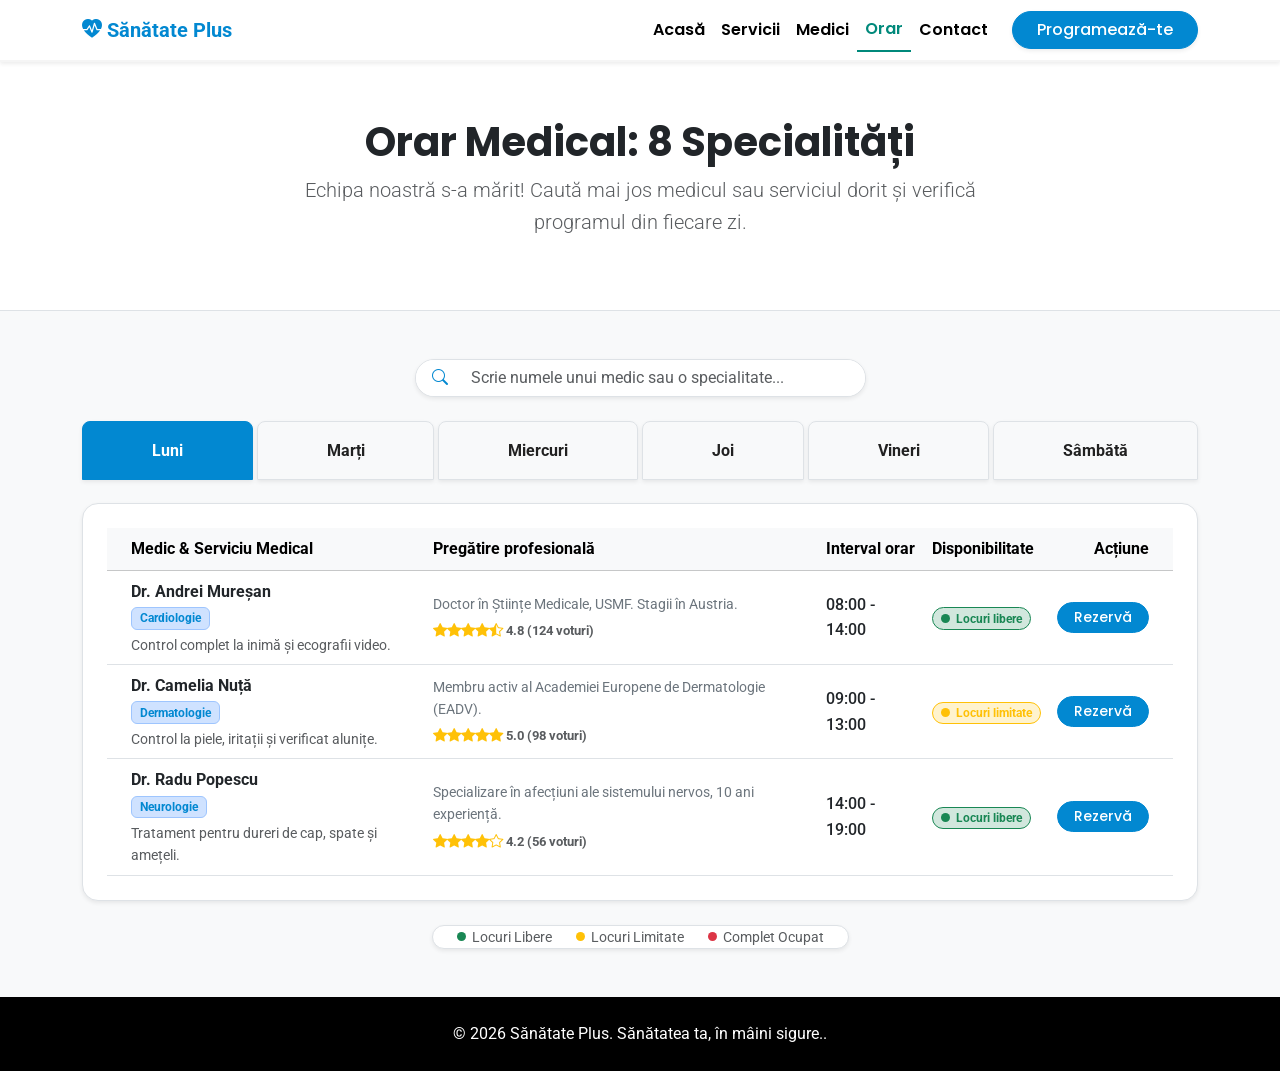
<file: schedule.html>
<!DOCTYPE html>
<html lang="ro">
<head>
    <meta charset="UTF-8">
    <meta name="viewport" content="width=device-width, initial-scale=1.0">
    <title>Sănătate Plus - Orar Consultații</title>
    <link href="https://cdn.jsdelivr.net/npm/bootstrap@5.3.0/dist/css/bootstrap.min.css" rel="stylesheet">
    <link rel="stylesheet" href="https://cdn.jsdelivr.net/npm/bootstrap-icons@1.11.0/font/bootstrap-icons.css">
    <link rel="stylesheet" href="css/style.css">
</head>
<body class="d-flex flex-column min-vh-100 bg-light">

    <nav class="navbar navbar-expand-lg navbar-light bg-white sticky-top shadow-sm">
        <div class="container">
            <a class="navbar-brand fw-bold text-primary" href="index.html">
                <i class="bi bi-heart-pulse-fill"></i> Sănătate Plus
            </a>
            <button class="navbar-toggler" type="button" data-bs-toggle="collapse" data-bs-target="#navbarNav">
                <span class="navbar-toggler-icon"></span>
            </button>
            <div class="collapse navbar-collapse" id="navbarNav">
                <ul class="navbar-nav ms-auto align-items-lg-center">
                    <li class="nav-item"><a class="nav-link" href="index.html">Acasă</a></li>
                    <li class="nav-item"><a class="nav-link" href="services.html">Servicii</a></li>
                    <li class="nav-item"><a class="nav-link" href="doctors.html">Medici</a></li>
                    <li class="nav-item"><a class="nav-link active" href="schedule.html">Orar</a></li>
                    <li class="nav-item"><a class="nav-link" href="contact.html">Contact</a></li>
                    <li class="nav-item mt-2 mt-lg-0">
                        <a class="btn btn-primary text-white ms-lg-3 px-4 rounded-pill shadow-sm" href="booking.html">Programează-te</a>
                    </li>
                </ul>
            </div>
        </div>
    </nav>

    <header class="bg-white py-5 border-bottom mb-5">
        <div class="container text-center py-2">
            <h1 class="fw-bold text-dark">Orar Medical: 8 Specialități</h1>
            <p class="lead text-muted mx-auto" style="max-width: 700px;">
                Echipa noastră s-a mărit! Caută mai jos medicul sau serviciul dorit și verifică programul din fiecare zi.
            </p>
        </div>
    </header>

    <main class="container mb-5 flex-grow-1">
        
        <section class="row mb-4 justify-content-center">
            <div class="col-md-6 col-lg-5">
                <div class="input-group shadow-sm rounded-pill overflow-hidden border bg-white">
                    <span class="input-group-text bg-white border-0 ps-3">
                        <i class="bi bi-search text-primary"></i>
                    </span>
                    <input type="text" id="scheduleSearch" class="form-control border-0 py-2.5" placeholder="Scrie numele unui medic sau o specialitate...">
                </div>
            </div>
        </section>

        <section class="row">
            <div class="col-12">
                
                <ul class="nav nav-tabs nav-fill mb-4 border-bottom-0 gap-1" id="daysTabs" role="tablist">
                    <li class="nav-item" role="presentation"><button class="nav-link active fw-bold py-3 shadow-sm border" id="luni-tab" data-bs-toggle="tab" data-bs-target="#luni" type="button" role="tab">Luni</button></li>
                    <li class="nav-item" role="presentation"><button class="nav-link fw-bold py-3 shadow-sm border" id="marti-tab" data-bs-toggle="tab" data-bs-target="#marti" type="button" role="tab">Marți</button></li>
                    <li class="nav-item" role="presentation"><button class="nav-link fw-bold py-3 shadow-sm border" id="miercuri-tab" data-bs-toggle="tab" data-bs-target="#miercuri" type="button" role="tab">Miercuri</button></li>
                    <li class="nav-item" role="presentation"><button class="nav-link fw-bold py-3 shadow-sm border" id="joi-tab" data-bs-toggle="tab" data-bs-target="#joi" type="button" role="tab">Joi</button></li>
                    <li class="nav-item" role="presentation"><button class="nav-link fw-bold py-3 shadow-sm border" id="vineri-tab" data-bs-toggle="tab" data-bs-target="#vineri" type="button" role="tab">Vineri</button></li>
                    <li class="nav-item" role="presentation"><button class="nav-link fw-bold py-3 shadow-sm border" id="sambata-tab" data-bs-toggle="tab" data-bs-target="#sambata" type="button" role="tab">Sâmbătă</button></li>
                </ul>

                <div class="tab-content bg-white shadow-sm rounded-4 p-3 p-md-4 border" id="daysTabsContent">
                    
                    <div class="tab-pane fade show active" id="luni" role="tabpanel">
                        <div class="table-responsive">
                            <table class="table table-hover align-middle schedule-table mb-0">
                                <thead class="table-light">
                                    <tr>
                                        <th scope="col" class="ps-4">Medic & Serviciu Medical</th>
                                        <th scope="col">Pregătire profesională</th>
                                        <th scope="col">Interval orar</th>
                                        <th scope="col">Disponibilitate</th>
                                        <th scope="col" class="text-end pe-4">Acțiune</th>
                                    </tr>
                                </thead>
                                <tbody>
                                    <tr>
                                        <td class="ps-4">
                                            <span class="d-block fw-bold text-dark">Dr. Andrei Mureșan</span>
                                            <span class="badge bg-primary-subtle text-primary border border-primary-subtle mb-1">Cardiologie</span>
                                            <small class="d-block text-muted">Control complet la inimă și ecografii video.</small>
                                        </td>
                                        <td>
                                            <small class="d-block text-secondary">Doctor în Științe Medicale, USMF. Stagii în Austria.</small>
                                            <div class="rating-stars"><i class="bi bi-star-fill"></i><i class="bi bi-star-fill"></i><i class="bi bi-star-fill"></i><i class="bi bi-star-fill"></i><i class="bi bi-star-half"></i> <span class="text-muted small fw-bold">4.8 (124 voturi)</span></div>
                                        </td>
                                        <td class="fw-medium text-dark">08:00 - 14:00</td>
                                        <td><span class="badge rounded-pill bg-success-subtle text-success border border-success px-2.5 py-1.5"><span class="status-dot bg-available"></span>Locuri libere</span></td>
                                        <td class="text-end pe-4"><a href="booking.html" class="btn btn-sm btn-primary rounded-pill px-3">Rezervă</a></td>
                                    </tr>
                                    <tr>
                                        <td class="ps-4">
                                            <span class="d-block fw-bold text-dark">Dr. Camelia Nuță</span>
                                            <span class="badge bg-primary-subtle text-primary border border-primary-subtle mb-1">Dermatologie</span>
                                            <small class="d-block text-muted">Control la piele, iritații și verificat alunițe.</small>
                                        </td>
                                        <td>
                                            <small class="d-block text-secondary">Membru activ al Academiei Europene de Dermatologie (EADV).</small>
                                            <div class="rating-stars"><i class="bi bi-star-fill"></i><i class="bi bi-star-fill"></i><i class="bi bi-star-fill"></i><i class="bi bi-star-fill"></i><i class="bi bi-star-fill"></i> <span class="text-muted small fw-bold">5.0 (98 voturi)</span></div>
                                        </td>
                                        <td class="fw-medium text-dark">09:00 - 13:00</td>
                                        <td><span class="badge rounded-pill bg-warning-subtle text-warning border border-warning px-2.5 py-1.5"><span class="status-dot bg-limited"></span>Locuri limitate</span></td>
                                        <td class="text-end pe-4"><a href="booking.html" class="btn btn-sm btn-primary rounded-pill px-3">Rezervă</a></td>
                                    </tr>
                                    <tr>
                                        <td class="ps-4">
                                            <span class="d-block fw-bold text-dark">Dr. Radu Popescu</span>
                                            <span class="badge bg-primary-subtle text-primary border border-primary-subtle mb-1">Neurologie</span>
                                            <small class="d-block text-muted">Tratament pentru dureri de cap, spate și amețeli.</small>
                                        </td>
                                        <td>
                                            <small class="d-block text-secondary">Specializare în afecțiuni ale sistemului nervos, 10 ani experiență.</small>
                                            <div class="rating-stars"><i class="bi bi-star-fill"></i><i class="bi bi-star-fill"></i><i class="bi bi-star-fill"></i><i class="bi bi-star-fill"></i><i class="bi bi-star"></i> <span class="text-muted small fw-bold">4.2 (56 voturi)</span></div>
                                        </td>
                                        <td class="fw-medium text-dark">14:00 - 19:00</td>
                                        <td><span class="badge rounded-pill bg-success-subtle text-success border border-success px-2.5 py-1.5"><span class="status-dot bg-available"></span>Locuri libere</span></td>
                                        <td class="text-end pe-4"><a href="booking.html" class="btn btn-sm btn-primary rounded-pill px-3">Rezervă</a></td>
                                    </tr>
                                </tbody>
                            </table>
                        </div>
                    </div>

                    <div class="tab-pane fade" id="marti" role="tabpanel">
                        <div class="table-responsive">
                            <table class="table table-hover align-middle schedule-table mb-0">
                                <thead class="table-light">
                                    <tr>
                                        <th scope="col" class="ps-4">Medic & Serviciu Medical</th>
                                        <th scope="col">Pregătire profesională</th>
                                        <th scope="col">Interval orar</th>
                                        <th scope="col">Disponibilitate</th>
                                        <th scope="col" class="text-end pe-4">Acțiune</th>
                                    </tr>
                                </thead>
                                <tbody>
                                    <tr>
                                        <td class="ps-4">
                                            <span class="d-block fw-bold text-dark">Dr. Sorin Ionel</span>
                                            <span class="badge bg-primary-subtle text-primary border border-primary-subtle mb-1">ORL</span>
                                            <small class="d-block text-muted">Control la gât, nas, urechi și spălarea dopurilor de ceară.</small>
                                        </td>
                                        <td>
                                            <small class="d-block text-secondary">Chirurgie endoscopică ORL și tratamente laser avansate.</small>
                                            <div class="rating-stars"><i class="bi bi-star-fill"></i><i class="bi bi-star-fill"></i><i class="bi bi-star-fill"></i><i class="bi bi-star-fill"></i><i class="bi bi-star-half"></i> <span class="text-muted small fw-bold">4.9 (85 voturi)</span></div>
                                        </td>
                                        <td class="fw-medium text-dark">08:30 - 15:30</td>
                                        <td><span class="badge rounded-pill bg-success-subtle text-success border border-success px-2.5 py-1.5"><span class="status-dot bg-available"></span>Locuri libere</span></td>
                                        <td class="text-end pe-4"><a href="booking.html" class="btn btn-sm btn-primary rounded-pill px-3">Rezervă</a></td>
                                    </tr>
                                    <tr>
                                        <td class="ps-4">
                                            <span class="d-block fw-bold text-dark">Dr. Diana Groza</span>
                                            <span class="badge bg-primary-subtle text-primary border border-primary-subtle mb-1">Endocrinologie</span>
                                            <small class="d-block text-muted">Control la glanda tiroidă, analize hormoni și metabolism.</small>
                                        </td>
                                        <td>
                                            <small class="d-block text-secondary">Competență în ecografie endocrină, stagii clinice în Franța.</small>
                                            <div class="rating-stars"><i class="bi bi-star-fill"></i><i class="bi bi-star-fill"></i><i class="bi bi-star-fill"></i><i class="bi bi-star-fill"></i><i class="bi bi-star-fill"></i> <span class="text-muted small fw-bold">4.9 (73 voturi)</span></div>
                                        </td>
                                        <td class="fw-medium text-dark">10:00 - 16:00</td>
                                        <td><span class="badge rounded-pill bg-danger-subtle text-danger border border-danger px-2.5 py-1.5"><span class="status-dot bg-busy"></span>Complet ocupat</span></td>
                                        <td class="text-end pe-4"><button class="btn btn-sm btn-secondary rounded-pill px-3" disabled>Indisponibil</button></td>
                                    </tr>
                                </tbody>
                            </table>
                        </div>
                    </div>

                    <div class="tab-pane fade" id="miercuri" role="tabpanel">
                        <div class="table-responsive">
                            <table class="table table-hover align-middle schedule-table mb-0">
                                <thead class="table-light">
                                    <tr>
                                        <th scope="col" class="ps-4">Medic & Serviciu Medical</th>
                                        <th scope="col">Pregătire profesională</th>
                                        <th scope="col">Interval orar</th>
                                        <th scope="col">Disponibilitate</th>
                                        <th scope="col" class="text-end pe-4">Acțiune</th>
                                    </tr>
                                </thead>
                                <tbody>
                                    <tr>
                                        <td class="ps-4">
                                            <span class="d-block fw-bold text-dark">Dr. Elena Vasilescu</span>
                                            <span class="badge bg-primary-subtle text-primary border border-primary-subtle mb-1">Pediatrie</span>
                                            <small class="d-block text-muted">Controale de sănătate, rețete și tratamente pentru copii.</small>
                                        </td>
                                        <td>
                                            <small class="d-block text-secondary">Medic categorie superioară, peste 15 ani de experiență blândă cu cei mici.</small>
                                            <div class="rating-stars"><i class="bi bi-star-fill"></i><i class="bi bi-star-fill"></i><i class="bi bi-star-fill"></i><i class="bi bi-star-fill"></i><i class="bi bi-star"></i> <span class="text-muted small fw-bold">4.7 (210 voturi)</span></div>
                                        </td>
                                        <td class="fw-medium text-dark">08:00 - 14:00</td>
                                        <td><span class="badge rounded-pill bg-success-subtle text-success border border-success px-2.5 py-1.5"><span class="status-dot bg-available"></span>Locuri libere</span></td>
                                        <td class="text-end pe-4"><a href="booking.html" class="btn btn-sm btn-primary rounded-pill px-3">Rezervă</a></td>
                                    </tr>
                                    <tr>
                                        <td class="ps-4">
                                            <span class="d-block fw-bold text-dark">Dr. Mihai Avram</span>
                                            <span class="badge bg-primary-subtle text-primary border border-primary-subtle mb-1">Cardiologie</span>
                                            <small class="d-block text-muted">Consult și ecografii abdominale sau ecografii gât/spate.</small>
                                        </td>
                                        <td>
                                            <small class="d-block text-secondary">Medic Imagist Ecografist, expertiză în scanări vasculare.</small>
                                            <div class="rating-stars"><i class="bi bi-star-fill"></i><i class="bi bi-star-fill"></i><i class="bi bi-star-fill"></i><i class="bi bi-star-fill"></i><i class="bi bi-star-fill"></i> <span class="text-muted small fw-bold">5.0 (45 voturi)</span></div>
                                        </td>
                                        <td class="fw-medium text-dark">13:00 - 18:00</td>
                                        <td><span class="badge rounded-pill bg-warning-subtle text-warning border border-warning px-2.5 py-1.5"><span class="status-dot bg-limited"></span>Locuri limitate</span></td>
                                        <td class="text-end pe-4"><a href="booking.html" class="btn btn-sm btn-primary rounded-pill px-3">Rezervă</a></td>
                                    </tr>
                                </tbody>
                            </table>
                        </div>
                    </div>

                    <div class="tab-pane fade" id="joi" role="tabpanel">
                        <div class="table-responsive">
                            <table class="table table-hover align-middle schedule-table mb-0">
                                <thead class="table-light">
                                    <tr>
                                        <th scope="col" class="ps-4">Medic & Serviciu Medical</th>
                                        <th scope="col">Pregătire profesională</th>
                                        <th scope="col">Interval orar</th>
                                        <th scope="col">Disponibilitate</th>
                                        <th scope="col" class="text-end pe-4">Acțiune</th>
                                    </tr>
                                </thead>
                                <tbody>
                                    <tr>
                                        <td class="ps-4">
                                            <span class="d-block fw-bold text-dark">Dr. Laura Stancu</span>
                                            <span class="badge bg-primary-subtle text-primary border border-primary-subtle mb-1">Alergologie</span>
                                            <small class="d-block text-muted">Teste de alergie pe piele, tratamente pentru polen, praf sau alimente.</small>
                                        </td>
                                        <td>
                                            <small class="d-block text-secondary">Specialist în imunologie clinică și testări alergice rapide.</small>
                                            <div class="rating-stars"><i class="bi bi-star-fill"></i><i class="bi bi-star-fill"></i><i class="bi bi-star-fill"></i><i class="bi bi-star-fill"></i><i class="bi bi-star"></i> <span class="text-muted small fw-bold">4.6 (62 voturi)</span></div>
                                        </td>
                                        <td class="fw-medium text-dark">09:00 - 15:00</td>
                                        <td><span class="badge rounded-pill bg-success-subtle text-success border border-success px-2.5 py-1.5"><span class="status-dot bg-available"></span>Locuri libere</span></td>
                                        <td class="text-end pe-4"><a href="booking.html" class="btn btn-sm btn-primary rounded-pill px-3">Rezervă</a></td>
                                    </tr>
                                    <tr>
                                        <td class="ps-4">
                                            <span class="d-block fw-bold text-dark">Dr. Andrei Mureșan</span>
                                            <span class="badge bg-primary-subtle text-primary border border-primary-subtle mb-1">Cardiologie</span>
                                            <small class="d-block text-muted">Controale periodice la inima și tensiune.</small>
                                        </td>
                                        <td>
                                            <small class="d-block text-secondary">Doctor în Științe Medicale.</small>
                                            <div class="rating-stars"><i class="bi bi-star-fill"></i><i class="bi bi-star-fill"></i><i class="bi bi-star-fill"></i><i class="bi bi-star-fill"></i><i class="bi bi-star-half"></i> <span class="text-muted small fw-bold">4.8 (124 voturi)</span></div>
                                        </td>
                                        <td class="fw-medium text-dark">14:00 - 19:00</td>
                                        <td><span class="badge rounded-pill bg-warning-subtle text-warning border border-warning px-2.5 py-1.5"><span class="status-dot bg-limited"></span>Locuri limitate</span></td>
                                        <td class="text-end pe-4"><a href="booking.html" class="btn btn-sm btn-primary rounded-pill px-3">Rezervă</a></td>
                                    </tr>
                                </tbody>
                            </table>
                        </div>
                    </div>

                    <div class="tab-pane fade" id="vineri" role="tabpanel">
                        <div class="table-responsive">
                            <table class="table table-hover align-middle schedule-table mb-0">
                                <thead class="table-light">
                                    <tr>
                                        <th scope="col" class="ps-4">Medic & Serviciu Medical</th>
                                        <th scope="col">Pregătire profesională</th>
                                        <th scope="col">Interval orar</th>
                                        <th scope="col">Disponibilitate</th>
                                        <th scope="col" class="text-end pe-4">Acțiune</th>
                                    </tr>
                                </thead>
                                <tbody>
                                    <tr>
                                        <td class="ps-4">
                                            <span class="d-block fw-bold text-dark">Dr. Camelia Nuță</span>
                                            <span class="badge bg-primary-subtle text-primary border border-primary-subtle mb-1">Dermatologie</span>
                                            <small class="d-block text-muted">Tratamente avansate de piele și acnee.</small>
                                        </td>
                                        <td>
                                            <small class="d-block text-secondary">Membru activ EADV.</small>
                                            <div class="rating-stars"><i class="bi bi-star-fill"></i><i class="bi bi-star-fill"></i><i class="bi bi-star-fill"></i><i class="bi bi-star-fill"></i><i class="bi bi-star-fill"></i> <span class="text-muted small fw-bold">5.0 (98 voturi)</span></div>
                                        </td>
                                        <td class="fw-medium text-dark">08:00 - 13:00</td>
                                        <td><span class="badge rounded-pill bg-success-subtle text-success border border-success px-2.5 py-1.5"><span class="status-dot bg-available"></span>Locuri libere</span></td>
                                        <td class="text-end pe-4"><a href="booking.html" class="btn btn-sm btn-primary rounded-pill px-3">Rezervă</a></td>
                                    </tr>
                                    <tr>
                                        <td class="ps-4">
                                            <span class="d-block fw-bold text-dark">Dr. Radu Popescu</span>
                                            <span class="badge bg-primary-subtle text-primary border border-primary-subtle mb-1">Neurologie</span>
                                            <small class="d-block text-muted">Consultații neurologice generale.</small>
                                        </td>
                                        <td>
                                            <small class="d-block text-secondary">Medic specialist neurolog.</small>
                                            <div class="rating-stars"><i class="bi bi-star-fill"></i><i class="bi bi-star-fill"></i><i class="bi bi-star-fill"></i><i class="bi bi-star-fill"></i><i class="bi bi-star"></i> <span class="text-muted small fw-bold">4.2 (56 voturi)</span></div>
                                        </td>
                                        <td class="fw-medium text-dark">13:00 - 17:00</td>
                                        <td><span class="badge rounded-pill bg-danger-subtle text-danger border border-danger px-2.5 py-1.5"><span class="status-dot bg-busy"></span>Complet ocupat</span></td>
                                        <td class="text-end pe-4"><button class="btn btn-sm btn-secondary rounded-pill px-3" disabled>Indisponibil</button></td>
                                    </tr>
                                </tbody>
                            </table>
                        </div>
                    </div>

                    <div class="tab-pane fade" id="sambata" role="tabpanel">
                        <div class="table-responsive">
                            <table class="table table-hover align-middle schedule-table mb-0">
                                <thead class="table-light">
                                    <tr>
                                        <th scope="col" class="ps-4">Medic & Serviciu Medical</th>
                                        <th scope="col">Pregătire profesională</th>
                                        <th scope="col">Interval orar</th>
                                        <th scope="col">Disponibilitate</th>
                                        <th scope="col" class="text-end pe-4">Acțiune</th>
                                    </tr>
                                </thead>
                                <tbody>
                                    <tr>
                                        <td class="ps-4">
                                            <span class="d-block fw-bold text-dark">Dr. Sorin Ionel</span>
                                            <span class="badge bg-primary-subtle text-primary border border-primary-subtle mb-1">ORL</span>
                                            <small class="d-block text-muted">Urgențe de weekend la urechi sau gât.</small>
                                        </td>
                                        <td>
                                            <small class="d-block text-secondary">Tratamente și consulturi rapide sâmbăta.</small>
                                            <div class="rating-stars"><i class="bi bi-star-fill"></i><i class="bi bi-star-fill"></i><i class="bi bi-star-fill"></i><i class="bi bi-star-fill"></i><i class="bi bi-star-half"></i> <span class="text-muted small fw-bold">4.9 (85 voturi)</span></div>
                                        </td>
                                        <td class="fw-medium text-dark">09:00 - 13:00</td>
                                        <td><span class="badge rounded-pill bg-warning-subtle text-warning border border-warning px-2.5 py-1.5"><span class="status-dot bg-limited"></span>Doar urgențe</span></td>
                                        <td class="text-end pe-4"><a href="booking.html" class="btn btn-sm btn-primary rounded-pill px-3">Rezervă</a></td>
                                    </tr>
                                </tbody>
                            </table>
                        </div>
                    </div>

                </div>
            </div>
        </section>

        <section class="mt-4 row justify-content-center">
            <div class="col-auto">
                <div class="d-flex flex-wrap gap-4 text-muted small bg-white px-4 py-2.5 rounded-pill shadow-sm border">
                    <span class="d-flex align-items-center"><span class="status-dot bg-available"></span> Locuri Libere</span>
                    <span class="d-flex align-items-center"><span class="status-dot bg-limited"></span> Locuri Limitate</span>
                    <span class="d-flex align-items-center"><span class="status-dot bg-busy"></span> Complet Ocupat</span>
                </div>
            </div>
        </section>

    </main>
     <footer class="bg-black text-white py-4 mt-auto">
        <div class="container text-center">
            <p class="mb-0">&copy; 2026 Sănătate Plus. Sănătatea ta, în mâini sigure..</p>
        </div>
    </footer >
    <button id="backToTop" class="btn btn-primary position-fixed bottom-0 end-0 m-4 rounded-circle d-none shadow-lg d-flex align-items-center justify-content-center" style="width: 50px; height: 50px; z-index: 1000; opacity: 0; transition: all 0.3s ease;">
        <span class="fs-4 text-white fw-bold" style="line-height: 0; margin-top: -3px;">▲</span>
    </button>

    <script src="https://cdn.jsdelivr.net/npm/bootstrap@5.3.0/dist/js/bootstrap.bundle.min.js"></script>
    <script src="js/main.js"></script>
    <script src="js/doctors.js"></script>

    <script>
        document.addEventListener('DOMContentLoaded', function() {
            const searchInput = document.getElementById('scheduleSearch');
            
            searchInput.addEventListener('keyup', function() {
                const filterValue = this.value.toLowerCase();
                const allTableRows = document.querySelectorAll('.schedule-table tbody tr');

                allTableRows.forEach(row => {
                    const rowText = row.textContent.toLowerCase();
                    if (rowText.includes(filterValue)) {
                        row.style.display = "";
                    } else {
                        row.style.display = "none";
                    }
                });
            });
        });
    </script>
</body>
</html>
</file>
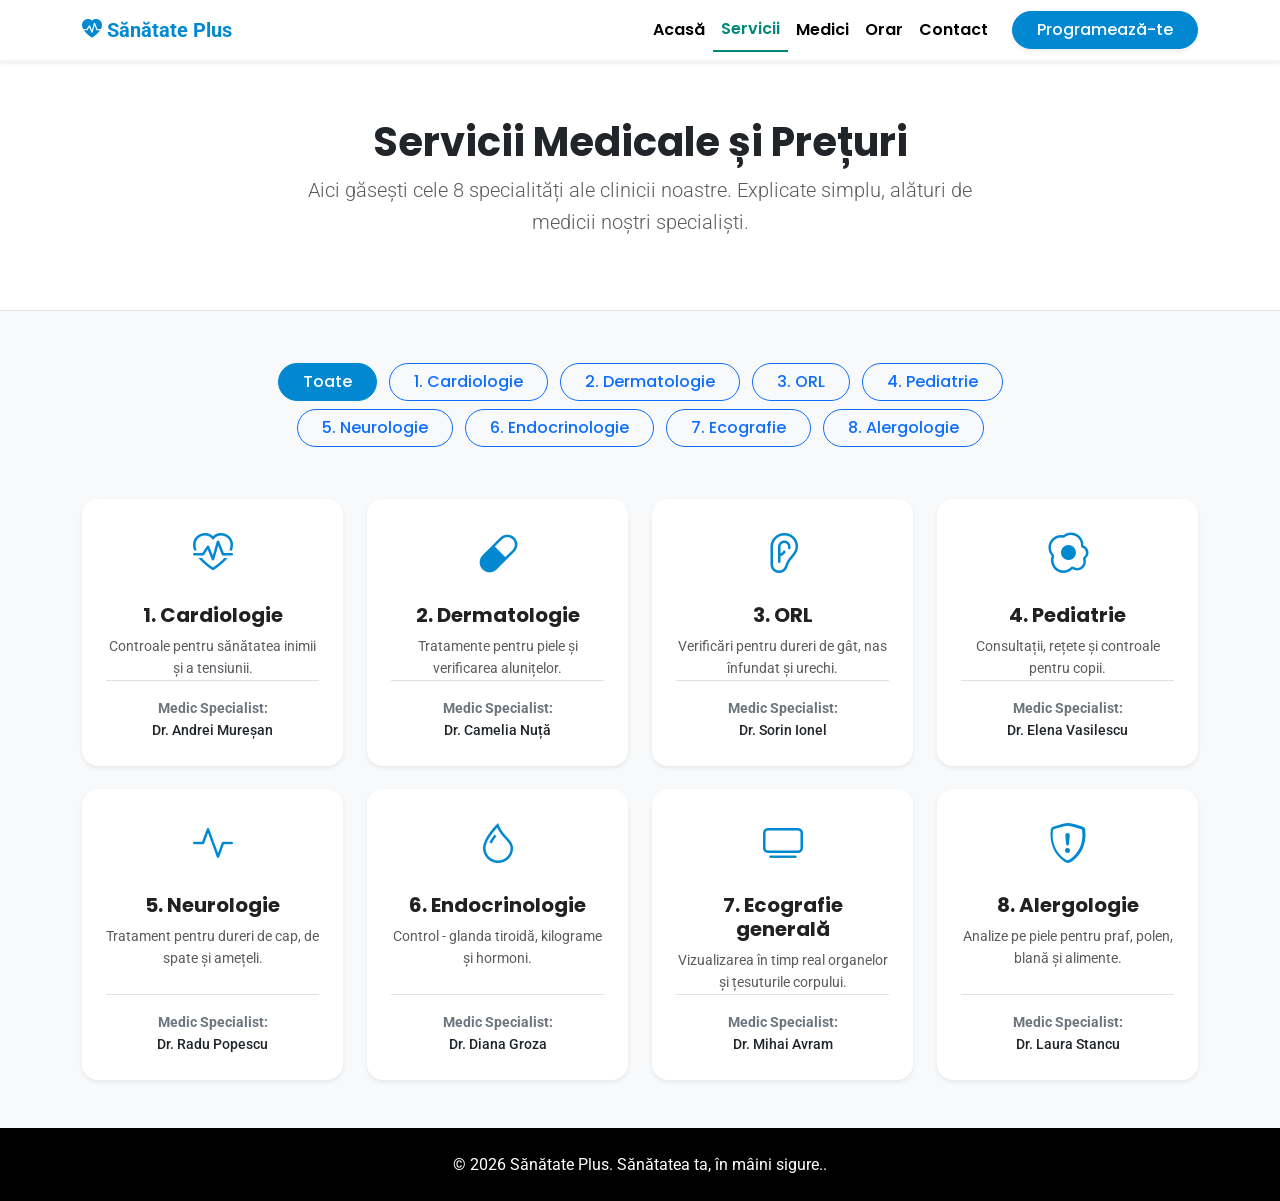
<file: services.html>
<!DOCTYPE html>
<html lang="ro">
<head>
    <meta charset="UTF-8">
    <meta name="viewport" content="width=device-width, initial-scale=1.0">
    <title>Sănătate Plus - Servicii</title>
    <link href="https://cdn.jsdelivr.net/npm/bootstrap@5.3.0/dist/css/bootstrap.min.css" rel="stylesheet">
    <link rel="stylesheet" href="https://cdn.jsdelivr.net/npm/bootstrap-icons@1.11.0/font/bootstrap-icons.css">
    <link rel="stylesheet" href="css/style.css">
</head>
<body class="d-flex flex-column min-vh-100 bg-light">

    <nav class="navbar navbar-expand-lg navbar-light bg-white sticky-top shadow-sm">
        <div class="container">
            <a class="navbar-brand fw-bold text-primary" href="index.html">
                <i class="bi bi-heart-pulse-fill"></i> Sănătate Plus
            </a>
            <button class="navbar-toggler" type="button" data-bs-toggle="collapse" data-bs-target="#navbarNav">
                <span class="navbar-toggler-icon"></span>
            </button>
            <div class="collapse navbar-collapse" id="navbarNav">
                <ul class="navbar-nav ms-auto align-items-lg-center">
                    <li class="nav-item"><a class="nav-link" href="index.html">Acasă</a></li>
                    <li class="nav-item"><a class="nav-link active" href="services.html">Servicii</a></li>
                    <li class="nav-item"><a class="nav-link" href="doctors.html">Medici</a></li>
                    <li class="nav-item"><a class="nav-link" href="schedule.html">Orar</a></li>
                    <li class="nav-item"><a class="nav-link" href="contact.html">Contact</a></li>
                    <li class="nav-item mt-2 mt-lg-0">
                        <a class="btn btn-primary text-white ms-lg-3 px-4 rounded-pill shadow-sm" href="booking.html">Programează-te</a>
                    </li>
                </ul>
            </div>
        </div>
    </nav>

    <header class="bg-white py-5 border-bottom mb-5">
        <div class="container text-center py-2">
            <h1 class="fw-bold text-dark">Servicii Medicale și Prețuri</h1>
            <p class="lead text-muted mx-auto" style="max-width: 700px;">
                Aici găsești cele 8 specialități ale clinicii noastre. Explicate simplu, alături de medicii noștri specialiști.
            </p>
        </div>
    </header>

    <main class="container mb-5 flex-grow-1">
        
        <div class="text-center mb-5 mx-auto" style="max-width: 900px;">
            <button id="btn-toate" class="btn btn-primary filter-btn rounded-pill px-4 m-1" onclick="arataDetalii('toate')">Toate</button>
            <button id="btn-cardio" class="btn btn-outline-primary filter-btn rounded-pill px-4 m-1" onclick="arataDetalii('cardio')">1. Cardiologie</button>
            <button id="btn-derma" class="btn btn-outline-primary filter-btn rounded-pill px-4 m-1" onclick="arataDetalii('derma')">2. Dermatologie</button>
            <button id="btn-orl" class="btn btn-outline-primary filter-btn rounded-pill px-4 m-1" onclick="arataDetalii('orl')">3. ORL</button>
            <button id="btn-pediatrie" class="btn btn-outline-primary filter-btn rounded-pill px-4 m-1" onclick="arataDetalii('pediatrie')">4. Pediatrie</button>
            <button id="btn-neuro" class="btn btn-outline-primary filter-btn rounded-pill px-4 m-1" onclick="arataDetalii('neuro')">5. Neurologie</button>
            <button id="btn-endo" class="btn btn-outline-primary filter-btn rounded-pill px-4 m-1" onclick="arataDetalii('endo')">6. Endocrinologie</button>
            <button id="btn-ecografie" class="btn btn-outline-primary filter-btn rounded-pill px-4 m-1" onclick="arataDetalii('ecografie')">7. Ecografie</button>
            <button id="btn-alergo" class="btn btn-outline-primary filter-btn rounded-pill px-4 m-1" onclick="arataDetalii('alergo')">8. Alergologie</button>
        </div>

        <div class="row g-4 align-items-start">
            
            <div id="coloana-carduri" class="col-12">
                <div class="row g-4" id="grid-interior-carduri">
                    
                    <div class="col-md-6 col-lg-3 element-card" id="card-cardio">
                        <div class="card h-100 border-0 shadow-sm p-4 text-center rounded-4" style="cursor: pointer;" onclick="arataDetalii('cardio')">
                            <div class="text-primary fs-1 mb-3"><i class="bi bi-heart-pulse"></i></div>
                            <h5 class="fw-bold">1. Cardiologie</h5>
                            <p class="text-muted small mb-0">Controale pentru sănătatea inimii și a tensiunii.</p>
                            <div class="mt-auto pt-3 border-top mt-3">
                                <small class="d-block text-secondary fw-bold">Medic Specialist:</small>
                                <small class="d-block text-dark fw-medium">Dr. Andrei Mureșan</small>
                            </div>
                        </div>
                    </div>
                    
                    <div class="col-md-6 col-lg-3 element-card" id="card-derma">
                        <div class="card h-100 border-0 shadow-sm p-4 text-center rounded-4" style="cursor: pointer;" onclick="arataDetalii('derma')">
                            <div class="text-primary fs-1 mb-3"><i class="bi bi-capsule"></i></div>
                            <h5 class="fw-bold">2. Dermatologie</h5>
                            <p class="text-muted small mb-0">Tratamente pentru piele și verificarea alunițelor.</p>
                            <div class="mt-auto pt-3 border-top mt-3">
                                <small class="d-block text-secondary fw-bold">Medic Specialist:</small>
                                <small class="d-block text-dark fw-medium">Dr. Camelia Nuță</small>
                            </div>
                        </div>
                    </div>
                    
                    <div class="col-md-6 col-lg-3 element-card" id="card-orl">
                        <div class="card h-100 border-0 shadow-sm p-4 text-center rounded-4" style="cursor: pointer;" onclick="arataDetalii('orl')">
                            <div class="text-primary fs-1 mb-3"><i class="bi bi-ear"></i></div>
                            <h5 class="fw-bold">3. ORL</h5>
                            <p class="text-muted small mb-0">Verificări pentru dureri de gât, nas înfundat și urechi.</p>
                            <div class="mt-auto pt-3 border-top mt-3">
                                <small class="d-block text-secondary fw-bold">Medic Specialist:</small>
                                <small class="d-block text-dark fw-medium">Dr. Sorin Ionel</small>
                            </div>
                        </div>
                    </div>
                    
                    <div class="col-md-6 col-lg-3 element-card" id="card-pediatrie">
                        <div class="card h-100 border-0 shadow-sm p-4 text-center rounded-4" style="cursor: pointer;" onclick="arataDetalii('pediatrie')">
                            <div class="text-primary fs-1 mb-3"><i class="bi bi-egg-fried"></i></div>
                            <h5 class="fw-bold">4. Pediatrie</h5>
                            <p class="text-muted small mb-0">Consultații, rețete și controale pentru copii.</p>
                            <div class="mt-auto pt-3 border-top mt-3">
                                <small class="d-block text-secondary fw-bold">Medic Specialist:</small>
                                <small class="d-block text-dark fw-medium">Dr. Elena Vasilescu</small>
                            </div>
                        </div>
                    </div>

                    <div class="col-md-6 col-lg-3 element-card" id="card-neuro">
                        <div class="card h-100 border-0 shadow-sm p-4 text-center rounded-4" style="cursor: pointer;" onclick="arataDetalii('neuro')">
                            <div class="text-primary fs-1 mb-3"><i class="bi bi-activity"></i></div>
                            <h5 class="fw-bold">5. Neurologie</h5>
                            <p class="text-muted small mb-0">Tratament pentru dureri de cap, de spate și amețeli.</p>
                            <div class="mt-auto pt-3 border-top mt-3">
                                <small class="d-block text-secondary fw-bold">Medic Specialist:</small>
                                <small class="d-block text-dark fw-medium">Dr. Radu Popescu</small>
                            </div>
                        </div>
                    </div>

                    <div class="col-md-6 col-lg-3 element-card" id="card-endo">
                        <div class="card h-100 border-0 shadow-sm p-4 text-center rounded-4" style="cursor: pointer;" onclick="arataDetalii('endo')">
                            <div class="text-primary fs-1 mb-3"><i class="bi bi-droplet"></i></div>
                            <h5 class="fw-bold">6. Endocrinologie</h5>
                            <p class="text-muted small mb-0">Control - glanda tiroidă, kilograme și hormoni.</p>
                            <div class="mt-auto pt-3 border-top mt-3">
                                <small class="d-block text-secondary fw-bold">Medic Specialist:</small>
                                <small class="d-block text-dark fw-medium">Dr. Diana Groza</small>
                            </div>
                        </div>
                    </div>

                    <div class="col-md-6 col-lg-3 element-card" id="card-ecografie">
                        <div class="card h-100 border-0 shadow-sm p-4 text-center rounded-4" style="cursor: pointer;" onclick="arataDetalii('ecografie')">
                            <div class="text-primary fs-1 mb-3"><i class="bi bi-tv"></i></div>
                            <h5 class="fw-bold">7. Ecografie generală</h5>
                            <p class="text-muted small mb-0">Vizualizarea în timp real organelor și țesuturile corpului.</p>
                            <div class="mt-auto pt-3 border-top mt-3">
                                <small class="d-block text-secondary fw-bold">Medic Specialist:</small>
                                <small class="d-block text-dark fw-medium">Dr. Mihai Avram</small>
                            </div>
                        </div>
                    </div>

                    <div class="col-md-6 col-lg-3 element-card" id="card-alergo">
                        <div class="card h-100 border-0 shadow-sm p-4 text-center rounded-4" style="cursor: pointer;" onclick="arataDetalii('alergo')">
                            <div class="text-primary fs-1 mb-3"><i class="bi bi-shield-exclamation"></i></div>
                            <h5 class="fw-bold">8. Alergologie</h5>
                            <p class="text-muted small mb-0">Analize pe piele pentru praf, polen, blană și alimente.</p>
                            <div class="mt-auto pt-3 border-top mt-3">
                                <small class="d-block text-secondary fw-bold">Medic Specialist:</small>
                                <small class="d-block text-dark fw-medium">Dr. Laura Stancu</small>
                            </div>
                        </div>
                    </div>
                </div>
            </div>

            <div id="coloana-detalii" class="col-lg-9 d-none">
                <div class="card border-0 shadow-sm rounded-4 p-4 p-md-5 bg-white h-100">
                    
                    <div id="detalii-cardio" class="zona-detalii-specialitate" style="display: none;">
                        <div class="row align-items-center g-4">
                            <div class="col-md-5 text-center border-end">
                                <img src="img/dc8.jpg" alt="Dr. Andrei Mureșan" class="img-fluid rounded-circle mb-3 shadow-sm border border-primary p-1" style="width: 140px; height: 140px; object-fit: cover;">
                                <h5 class="fw-bold mb-1">Dr. Andrei Mureșan</h5>
                                <p class="text-muted small mb-2">Doctor în Științe Medicale</p>
                                <span class="badge bg-danger px-3 py-2 fs-6 rounded-pill"><i class="bi bi-door-closed-fill me-1"></i> Cabinetul 201</span>
                            </div>
                            <div class="col-md-7">
                                <h4 class="fw-bold text-primary mb-3">Cardiologie (Sănătatea Inimii)</h4>
                                <p class="text-secondary small">
                                    Departamentul oferă evaluări clinice complete pentru prevenirea și tratarea eficientă a afecțiunilor sistemului cardiovascular. Consultația include măsurarea tensiunii și verificarea ritmului cardiac.
                                </p>
                                <div class="bg-light p-3 rounded-3 small">
                                    <div class="d-flex justify-content-between mb-2"><span>Control inițial:</span><strong>450 MDL</strong></div>
                                    <div class="d-flex justify-content-between"><span>Ecocardiografie:</span><strong>650 MDL</strong></div>
                                </div>
                            </div>
                        </div>
                    </div>

                    <div id="detalii-derma" class="zona-detalii-specialitate" style="display: none;">
                        <div class="row align-items-center g-4">
                            <div class="col-md-5 text-center border-end">
                                <img src="img/dc1.jpg" alt="Dr. Camelia Nuță" class="img-fluid rounded-circle mb-3 shadow-sm border border-primary p-1" style="width: 140px; height: 140px; object-fit: cover;">
                                <h5 class="fw-bold mb-1">Dr. Camelia Nuță</h5>
                                <p class="text-muted small mb-2">Membru EADV</p>
                                <span class="badge bg-danger px-3 py-2 fs-6 rounded-pill"><i class="bi bi-door-closed-fill me-1"></i> Cabinetul 104</span>
                            </div>
                            <div class="col-md-7">
                                <h4 class="fw-bold text-primary mb-3">Dermatologie</h4>
                                <p class="text-secondary small">
                                    Oferim soluții medicale complete pentru afecțiunile pielii. O atenție sporită este acordată dermatoscopiei – scanarea detaliată a alunițelor pentru siguranța ta.
                                </p>
                                <div class="bg-light p-3 rounded-3 small">
                                    <div class="d-flex justify-content-between mb-2"><span>Consult dermatologic:</span><strong>400 MDL</strong></div>
                                    <div class="d-flex justify-content-between"><span>Dermatoscopie:</span><strong>350 MDL</strong></div>
                                </div>
                            </div>
                        </div>
                    </div>

                    <div id="detalii-orl" class="zona-detalii-specialitate" style="display: none;">
                        <div class="row align-items-center g-4">
                            <div class="col-md-5 text-center border-end">
                                <img src="img/dc7.jpg" alt="Dr. Sorin Ionel" class="img-fluid rounded-circle mb-3 shadow-sm border border-primary p-1" style="width: 140px; height: 140px; object-fit: cover;">
                                <h5 class="fw-bold mb-1">Dr. Sorin Ionel</h5>
                                <p class="text-muted small mb-2">Chirurgie endoscopică</p>
                                <span class="badge bg-danger px-3 py-2 fs-6 rounded-pill"><i class="bi bi-door-closed-fill me-1"></i> Cabinetul 305</span>
                            </div>
                            <div class="col-md-7">
                                <h4 class="fw-bold text-primary mb-3">ORL (Gât, Nas, Urechi)</h4>
                                <p class="text-secondary small">
                                    Cabinetul ORL tratează afecțiunile legate de nas înfundat, amigdalite acute sau probleme de auz. Realizăm investigații rapide și tratamente locale sigure.
                                </p>
                                <div class="bg-light p-3 rounded-3 small">
                                    <div class="d-flex justify-content-between mb-2"><span>Consult medical ORL:</span><strong>200 MDL</strong></div>
                                    <div class="d-flex justify-content-between"><span>Spălătură auriculară:</span><strong>350 MDL</strong></div>
                                </div>
                            </div>
                        </div>
                    </div>

                    <div id="detalii-pediatrie" class="zona-detalii-specialitate" style="display: none;">
                        <div class="row align-items-center g-4">
                            <div class="col-md-5 text-center border-end">
                                <img src="img/dc2.jpg" alt="Dr. Elena Vasilescu" class="img-fluid rounded-circle mb-3 shadow-sm border border-primary p-1" style="width: 140px; height: 140px; object-fit: cover;">
                                <h5 class="fw-bold mb-1">Dr. Elena Vasilescu</h5>
                                <p class="text-muted small mb-2">Medic Pediatru</p>
                                <span class="badge bg-danger px-3 py-2 fs-6 rounded-pill"><i class="bi bi-door-closed-fill me-1"></i> Cabinetul 101</span>
                            </div>
                            <div class="col-md-7">
                                <h4 class="fw-bold text-primary mb-3">Pediatrie</h4>
                                <p class="text-secondary small">
                                    Urmărim dezvoltarea armonioasă a copiilor de toate vârstele. Oferim scheme terapeutice moderne și blânde pentru viroze, infecții sau probleme digestive.
                                </p>
                                <div class="bg-light p-3 rounded-3 small">
                                    <div class="d-flex justify-content-between"><span>Consult complet copii:</span><strong>350 MDL</strong></div>
                                </div>
                            </div>
                        </div>
                    </div>

                    <div id="detalii-neuro" class="zona-detalii-specialitate" style="display: none;">
                        <div class="row align-items-center g-4">
                            <div class="col-md-5 text-center border-end">
                                <img src="img/dc5.jpg" alt="Dr. Radu Popescu" class="img-fluid rounded-circle mb-3 shadow-sm border border-primary p-1" style="width: 140px; height: 140px; object-fit: cover;">
                                <h5 class="fw-bold mb-1">Dr. Radu Popescu</h5>
                                <p class="text-muted small mb-2">Neurolog Specialist</p>
                                <span class="badge bg-danger px-3 py-2 fs-6 rounded-pill"><i class="bi bi-door-closed-fill me-1"></i> Cabinetul 204</span>
                            </div>
                            <div class="col-md-7">
                                <h4 class="fw-bold text-primary mb-3">Neurologie</h4>
                                <p class="text-secondary small">
                                    Evaluarea sistemului nervos central și periferic. Recomandat în stări frecvente de migrenă, vertij (amețeli severe) sau dureri de spate cronice.
                                </p>
                                <div class="bg-light p-3 rounded-3 small">
                                    <div class="d-flex justify-content-between"><span>Consult neurologic clinic:</span><strong>450 MDL</strong></div>
                                </div>
                            </div>
                        </div>
                    </div>

                    <div id="detalii-endo" class="zona-detalii-specialitate" style="display: none;">
                        <div class="row align-items-center g-4">
                            <div class="col-md-5 text-center border-end">
                                <img src="img/dc3.jpg" alt="Dr. Diana Groza" class="img-fluid rounded-circle mb-3 shadow-sm border border-primary p-1" style="width: 140px; height: 140px; object-fit: cover;">
                                <h5 class="fw-bold mb-1">Dr. Diana Groza</h5>
                                <p class="text-muted small mb-2">Ecografie Tiroidiană</p>
                                <span class="badge bg-danger px-3 py-2 fs-6 rounded-pill"><i class="bi bi-door-closed-fill me-1"></i> Cabinetul 208</span>
                            </div>
                            <div class="col-md-7">
                                <h4 class="fw-bold text-primary mb-3">Endocrinologie</h4>
                                <p class="text-secondary small">
                                    Diagnosticarea afecțiunilor hormonale și dereglărilor tiroidiene. Recomandat pentru oboseală persistentă, variații de greutate sau palpitații.
                                </p>
                                <div class="bg-light p-3 rounded-3 small">
                                    <div class="d-flex justify-content-between"><span>Consult endocrinologic:</span><strong>420 MDL</strong></div>
                                </div>
                            </div>
                        </div>
                    </div>

                    <div id="detalii-ecografie" class="zona-detalii-specialitate" style="display: none;">
                        <div class="row align-items-center g-4">
                            <div class="col-md-5 text-center border-end">
                                <img src="img/dc6.jpg" alt="Dr. Mihai Avram" class="img-fluid rounded-circle mb-3 shadow-sm border border-primary p-1" style="width: 140px; height: 140px; object-fit: cover;">
                                <h5 class="fw-bold mb-1">Dr. Mihai Avram</h5>
                                <p class="text-muted small mb-2">Medic Imagist</p>
                                <span class="badge bg-danger px-3 py-2 fs-6 rounded-pill"><i class="bi bi-door-closed-fill me-1"></i> Cabinetul 102</span>
                            </div>
                            <div class="col-md-7">
                                <h4 class="fw-bold text-primary mb-3">Ecografie Generală</h4>
                                <p class="text-secondary small">
                                    Investigație imagistică non-invazivă bazată pe ultrasunete. Utilizată pentru scanarea detaliată a organelor abdominale, a gâtului și a țesuturilor moi.
                                </p>
                                <div class="bg-light p-3 rounded-3 small">
                                    <div class="d-flex justify-content-between"><span>Ecografie Abdomen Complet:</span><strong>400 MDL</strong></div>
                                </div>
                            </div>
                        </div>
                    </div>

                    <div id="detalii-alergo" class="zona-detalii-specialitate" style="display: none;">
                        <div class="row align-items-center g-4">
                            <div class="col-md-5 text-center border-end">
                                <img src="img/dc4.jpg" alt="Dr. Laura Stancu" class="img-fluid rounded-circle mb-3 shadow-sm border border-primary p-1" style="width: 140px; height: 140px; object-fit: cover;">
                                <h5 class="fw-bold mb-1">Dr. Laura Stancu</h5>
                                <p class="text-muted small mb-2">Alergolog & Imunolog</p>
                                <span class="badge bg-danger px-3 py-2 fs-6 rounded-pill"><i class="bi bi-door-closed-fill me-1"></i> Cabinetul 302</span>
                            </div>
                            <div class="col-md-7">
                                <h4 class="fw-bold text-primary mb-3">Alergologie</h4>
                                <p class="text-secondary small">
                                    Depistarea sensibilităților alergice (praf, polen, alimente). Efectuăm teste  rapide cu interpretare pe loc.
                                </p>
                                <div class="bg-light p-3 rounded-3 small">
                                    <div class="d-flex justify-content-between"><span>Testare cutanată + Consult:</span><strong>500 MDL</strong></div>
                                </div>
                            </div>
                        </div>
                    </div>

                </div>
            </div>

        </div>
    </main>

     <footer class="bg-black text-white py-4 mt-auto">
        <div class="container text-center">
            <p class="mb-0">&copy; 2026 Sănătate Plus. Sănătatea ta, în mâini sigure..</p>
        </div>
    </footer >
    <script src="https://cdn.jsdelivr.net/npm/bootstrap@5.3.0/dist/js/bootstrap.bundle.min.js"></script>
    
    <script>
        function arataDetalii(numeSpecialitate) {
            let butoane = document.querySelectorAll('.filter-btn');
            butoane.forEach(btn => {
                btn.classList.remove('btn-primary');
                btn.classList.add('btn-outline-primary');
            });

            let butonActiv = document.getElementById('btn-' + numeSpecialitate);
            if(butonActiv) {
                butonActiv.classList.remove('btn-outline-primary');
                butonActiv.classList.add('btn-primary');
            }

            let colCarduri = document.getElementById('coloana-carduri');
            let colDetalii = document.getElementById('coloana-detalii');
            let toateCardurile = document.querySelectorAll('.element-card');
            let zoneDetalii = document.querySelectorAll('.zona-detalii-specialitate');

            if (numeSpecialitate === 'toate') {
                colDetalii.classList.add('d-none');
                colCarduri.className = "col-12";
                
                toateCardurile.forEach(card => {
                    card.style.display = 'block';
                    card.className = "col-md-6 col-lg-3 element-card"; 
                });
            } else {
                colCarduri.className = "col-lg-3";
                colDetalii.classList.remove('d-none');

                toateCardurile.forEach(card => card.style.display = 'none');
                
                let cardSelectat = document.getElementById('card-' + numeSpecialitate);
                if(cardSelectat) {
                    cardSelectat.style.display = 'block';
                    cardSelectat.className = "col-12 element-card"; 
                }

                zoneDetalii.forEach(zona => zona.style.display = 'none');
                let descriereSelectata = document.getElementById('detalii-' + numeSpecialitate);
                if (descriereSelectata) {
                    descriereSelectata.style.display = 'block';
                }
            }
        }
    </script>
    <button id="backToTop" class="btn btn-primary position-fixed bottom-0 end-0 m-4 rounded-circle d-none shadow-lg d-flex align-items-center justify-content-center" style="width: 50px; height: 50px; z-index: 1000; opacity: 0; transition: all 0.3s ease;">
        <span class="fs-4 text-white fw-bold" style="line-height: 0; margin-top: -3px;">▲</span>
    </button>
    <script src="js/main.js"></script>
</body>
</html>
</file>
<file: css/style.css>
@import url('https://fonts.googleapis.com/css2?family=Poppins:wght=400;500;600;700&family=Roboto:wght=300;400;500;700&display=swap');

:root {
    --primary-medical: #0288D1;   
    --accent-health: #00897B;    
    --neutral-dark: #212121;     
    --neutral-light: #F5F5F5;    
    --white: #FFFFFF;            
    
    --font-titles: 'Poppins', sans-serif;
    --font-body: 'Roboto', sans-serif;
}

body {
    font-family: var(--font-body);
    color: var(--neutral-dark);
    background-color: var(--white);
    line-height: 1.6;
}

h1, h2, h3, h4, h5, h6 {
    font-family: var(--font-titles);
    color: var(--neutral-dark);
    font-weight: 600; 
}
.text-primary {
    color: var(--primary-medical) !important;
}

.bg-primary {
    background-color: var(--primary-medical) !important;
}

/* Stilul butoanelor principale din site */
.btn-primary {
    background-color: var(--primary-medical);
    border-color: var(--primary-medical);
    font-family: var(--font-titles);
    font-weight: 500;
    transition: all 0.3s ease; 
}

/* Comportamentul butonului principal la trecerea mouse-ului (Hover) și la selectare (Focus) */
.btn-primary:hover, .btn-primary:focus {
    background-color: #0277BD !important;
    border-color: #0277BD !important;
}
.text-accent {
    color: var(--accent-health) !important;
}
.bg-accent {
    background-color: var(--accent-health) !important;
}


/* Personalizarea meniului principal */
.navbar {
    border-bottom: 2px solid var(--neutral-light); /* Linie fină gri sub meniu */
    background-color: var(--white) !important;
}

/* Stilul link-urilor de navigare din meniu */
.navbar-nav .nav-link {
    font-family: var(--font-titles);
    font-weight: 600;              
    color: #000000 !important;     
    padding: 0.5rem 1rem;
    transition: color 0.2s ease;
}

/* Schimbarea culorii link-ului în albastru când mouse-ul este deasupra lui */
.navbar-nav .nav-link:hover {
    color: var(--primary-medical) !important;
}
.navbar-nav .nav-link.active {
    color: var(--accent-health) !important;
    border-bottom: 2px solid var(--accent-health);
}


/* Stilul butonului de tip acordeon atunci când secțiunea este deschisă */
.accordion-button:not(.collapsed) {
    background-color: var(--neutral-light); 
    color: var(--primary-medical);       
    box-shadow: none;                   
}

/* Efectul de contur albastru deschis în momentul în care se dă click pe acordeon */
.accordion-button:focus {
    border-color: var(--primary-medical);
    box-shadow: 0 0 0 0.25rem rgba(2, 136, 209, 0.25);
}

.img-optimized {
    max-width: 100%;
    height: auto;
    object-fit: cover;
    border-radius: 8px;
}

.social-link, .hover-opacity {
    transition: all 0.2s ease;
}
.social-link:hover, .hover-opacity:hover {
    transform: translateY(-3px); 
    color: var(--accent-health) !important; 
}

.card {
    transition: transform 0.3s ease, box-shadow 0.3s ease !important;
    will-change: transform; 
}

.card:hover {
    transform: translateY(-5px); 
    box-shadow: 0 10px 20px rgba(0, 0, 0, 0.15) !important; 
}
.status-dot {
    height: 9px;
    width: 9px;
    border-radius: 50%; 
    display: inline-block;
    margin-right: 6px;
}
.bg-available { background-color: #198754; } 
.bg-limited   { background-color: #ffc107; } 
.bg-busy      { background-color: #dc3545; } 

.nav-tabs .nav-link {
    color: var(--neutral-dark);
    border: 1px solid transparent;
    border-top-left-radius: 0.5rem;
    border-top-right-radius: 0.5rem;
    transition: all 0.2s ease;
}

.nav-tabs .nav-link.active {
    background-color: var(--primary-medical) !important;
    color: var(--white) !important;
    border-color: var(--primary-medical) !important;
}

.nav-tabs .nav-link:hover:not(.active) {
    background-color: var(--neutral-light);
    border-color: transparent;
}

.rating-stars {
    color: #ffc107;
    font-size: 0.9rem;
    margin-top: 4px;
}
.zona-detalii-specialitate {
    animation: fluidFadeIn 0.4s ease-in-out;
}

@keyframes fluidFadeIn {
    from {
        opacity: 0;
        transform: translateY(8px);
    }
    to {
        opacity: 1;
        transform: translateY(0);
    }
}

.filter-btn {
    transition: all 0.25s ease;
    font-family: var(--font-titles);
    font-weight: 500;
}

/* ---  Dispozitive Mobile (< 768px) --- */
@media (max-width: 767.98px) {
    body {
        font-size: 14px; 
    }
    .navbar-nav {
        padding: 1rem 0; 
    }
    .navbar-nav .nav-link.active {
        border-bottom: none;
        border-left: 3px solid var(--accent-health);
        padding-left: 10px;
    }
    .py-5 {
        padding-top: 2.5rem !important;
        padding-bottom: 2.5rem !important;
    }
    #coloana-detalii .border-end {
        border-right: none !important;
        border-bottom: 1px solid #dee2e6 !important;
        padding-bottom: 1.5rem !important;
        margin-bottom: 1.5rem !important;
    }
}

/* --- Tablete (Între 768px și 1199.98px) --- */
@media (min-width: 768px) and (max-width: 1199.98px) {
    body {
        font-size: 15px; 
    }
        #coloana-detalii .border-end {
        border-right: none !important;
        border-bottom: 1px solid #dee2e6 !important;
        padding-bottom: 1.5rem !important;
        margin-bottom: 1.5rem !important;
    }
}

/* ---  Monitoare / Desktop (Măcar 1200px sau mai mari) --- */
@media (min-width: 1200px) {
    body {
        font-size: 16px; 
    }
}
</file>
